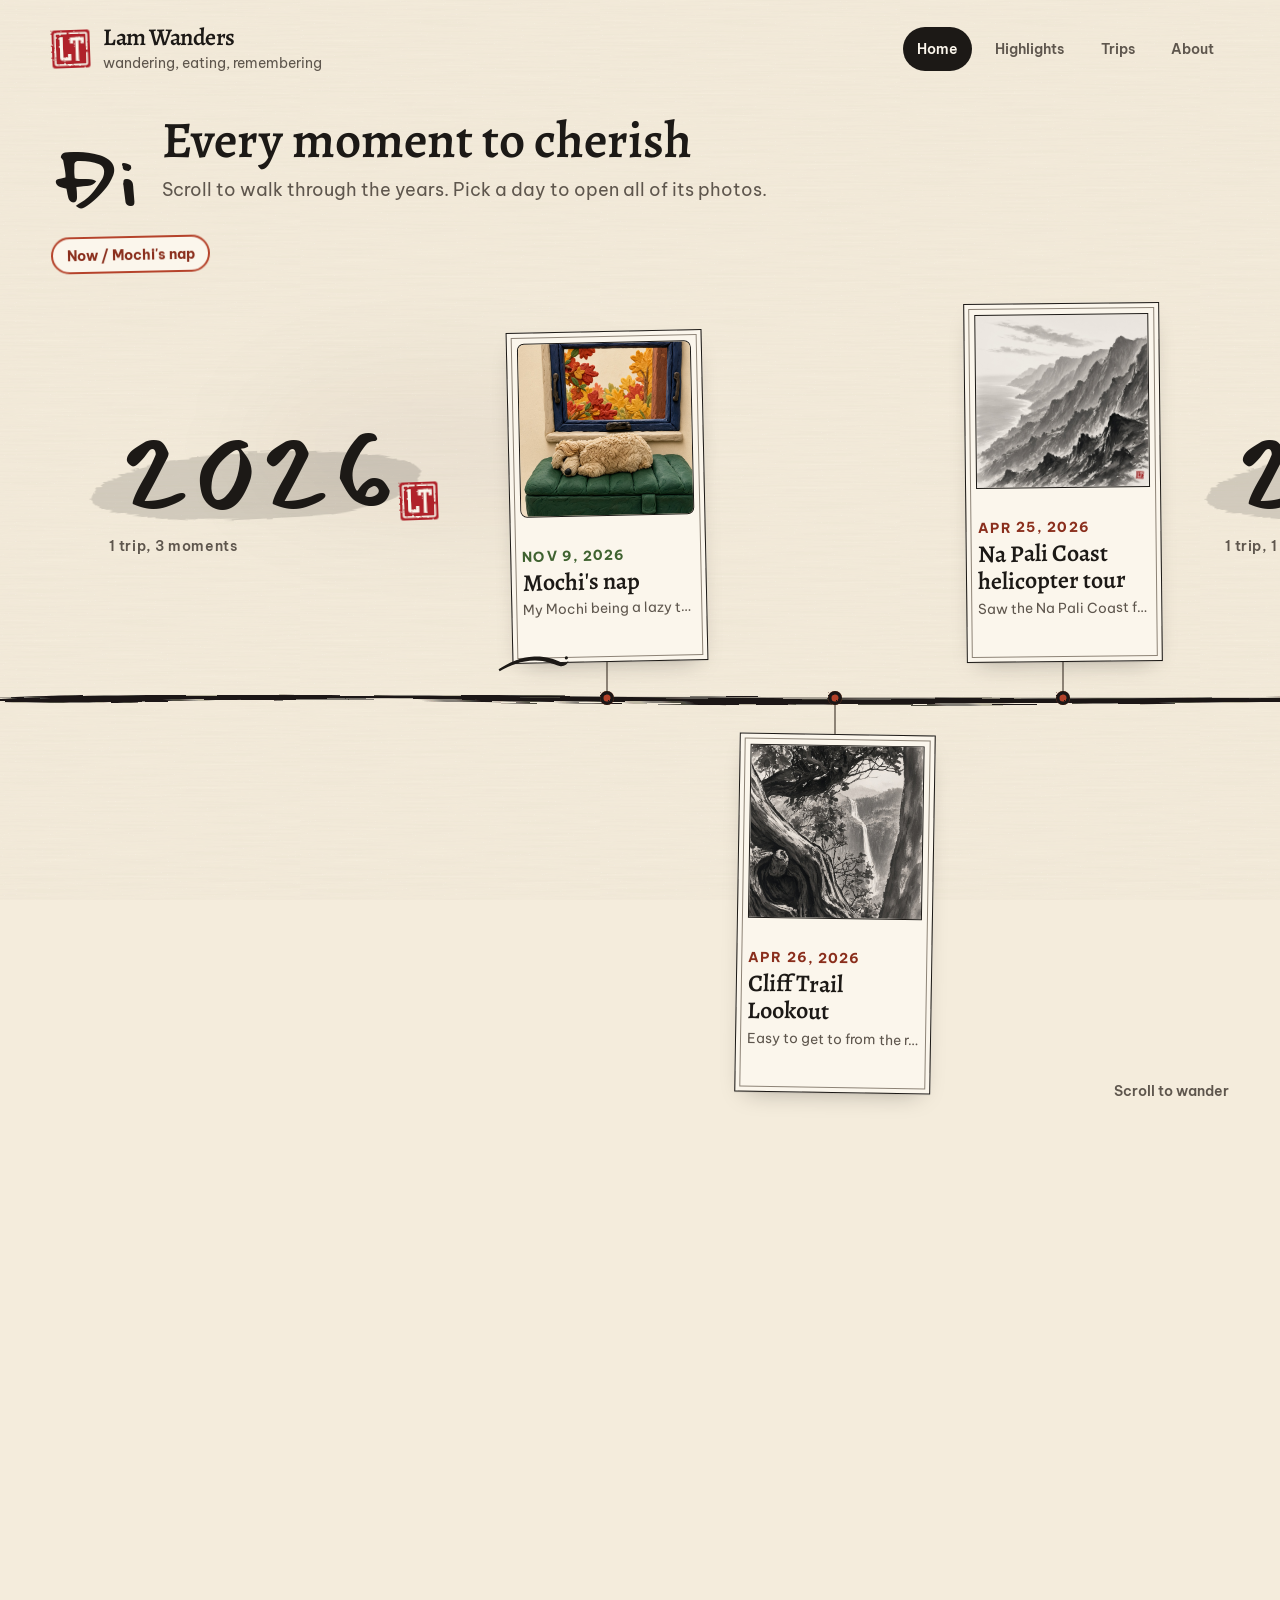
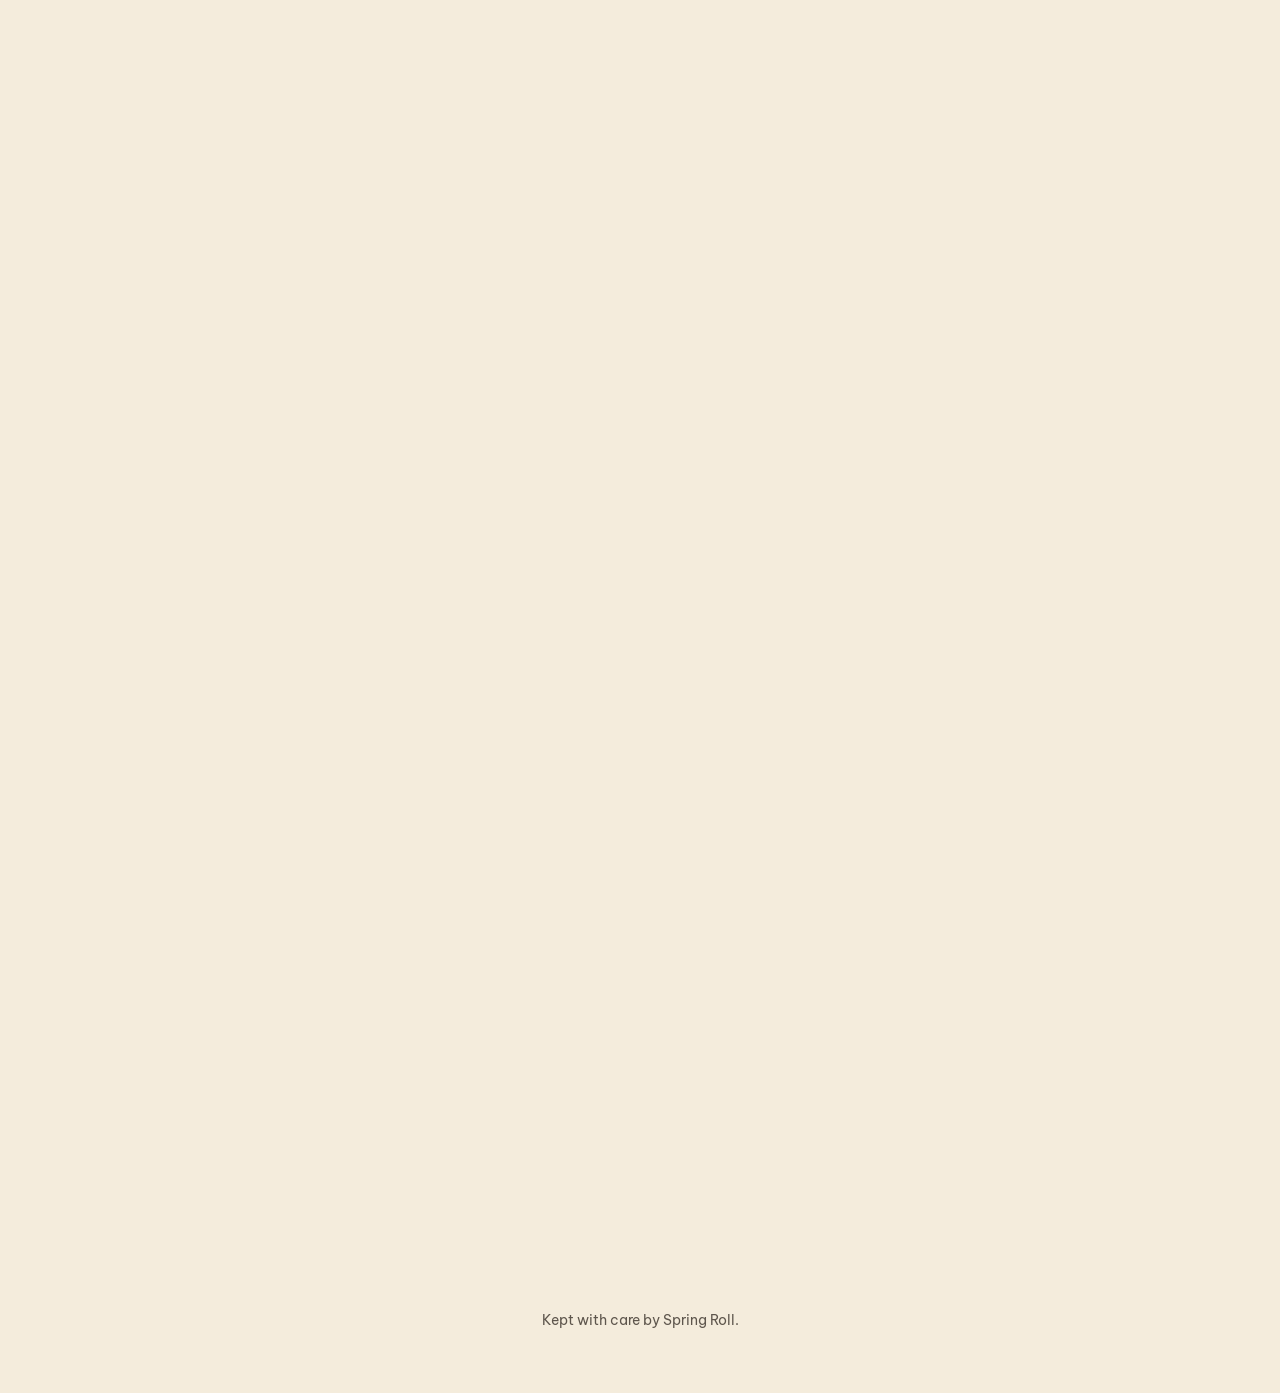
<file: index.html>
<!DOCTYPE html>
<html lang="en">
<head>
  <meta charset="utf-8">
  <meta name="viewport" content="width=device-width, initial-scale=1">
  <meta name="theme-color" content="#f4ecdc">
  <link rel="icon" href="favicon.svg" type="image/svg+xml">
  <script>
    (function () {
      var p = location.pathname;
      if (!p.endsWith("/") && !/\.[a-zA-Z0-9]+$/.test(p.split("/").pop() || "")) {
        location.replace(p + "/" + location.search + location.hash);
      }
    })();
  </script>
  <link rel="stylesheet" href="css/fonts.css">
  <link rel="stylesheet" href="css/style.css">
  <title>Lam Wanders</title>
  <meta name="description" content="Lam's diary of wandering, eating and remembering.">
</head>
<body data-page="home">
<svg width="0" height="0" style="position:absolute" aria-hidden="true" focusable="false">
  <defs>
    <filter id="deckle" x="-5%" y="-5%" width="110%" height="110%">
      <feTurbulence type="fractalNoise" baseFrequency="0.04" numOctaves="3" seed="7" result="t"/>
      <feDisplacementMap in="SourceGraphic" in2="t" scale="7" xChannelSelector="R" yChannelSelector="G"/>
    </filter>
    <filter id="rough-edge" x="-10%" y="-10%" width="120%" height="120%">
      <feTurbulence type="fractalNoise" baseFrequency="0.6" numOctaves="2" seed="3" result="t"/>
      <feDisplacementMap in="SourceGraphic" in2="t" scale="2.2"/>
    </filter>
    <filter id="ink-bleed" x="-2%" y="-40%" width="104%" height="180%">
      <feTurbulence type="fractalNoise" baseFrequency="0.02 0.4" numOctaves="3" seed="11" result="t"/>
      <feDisplacementMap in="SourceGraphic" in2="t" scale="6"/>
    </filter>
    <symbol id="seal-lt" viewBox="0 0 40 40">
      <rect x="1" y="1" width="38" height="38" rx="3" fill="#b0242a"/>
      <rect x="4.2" y="4.2" width="31.6" height="31.6" rx="1.2" fill="none" stroke="#fbf6ec" stroke-width="1.5"/>
      <g fill="none" stroke="#fbf6ec" stroke-width="3" stroke-linecap="square" stroke-linejoin="miter">
        <path d="M10.5 9.5 V28.2 Q10.5 30 12.3 30 H18.4 V26.6"/>
        <path d="M20.8 13 V10 H31.4 V13"/>
        <path d="M26.1 10 V30.4"/>
      </g>
      <rect x="16" y="3.2" width="2.4" height="2.2" fill="#b0242a"/>
      <rect x="34.6" y="21" width="2.2" height="2.6" fill="#b0242a"/>
    </symbol>
  </defs>
</svg>
  <div class="page page-home">
    <header class="site-header">
      <a class="brand" href="index.html">
        <span class="seal" aria-hidden="true"><svg viewBox="0 0 40 40"><use href="#seal-lt"/></svg></span>
        <span class="brand-text">
          <span class="title">Lam Wanders</span>
          <span class="tagline">wandering, eating, remembering</span>
        </span>
      </a>
      <nav class="site-nav" aria-label="Main">
        <a href="index.html" data-nav="home">Home</a>
        <a href="highlights.html" data-nav="highlights">Highlights</a>
        <a href="trips.html" data-nav="trips">Trips</a>
        <a href="about.html" data-nav="about">About</a>
      </nav>
    </header>

    <main>
      <section id="empty-state" class="empty-state">
        <div class="empty-card">
          <h1>The suitcase is still packed</h1>
          <p>No trips yet, first stop coming soon</p>
        </div>
      </section>
      <section id="home" hidden>
        <section class="timeline-intro">
          <span class="callig" lang="vi" aria-hidden="true">Đi</span>
          <h1>Every moment to cherish</h1>
          <p>Scroll to walk through the years. Pick a day to open all of its photos.</p>
        </section>
        <section class="timeline-scroller" id="timeline-scroller" aria-label="Timeline">
          <div class="timeline-sticky" id="timeline-sticky">
            <p class="check-in" id="check-in"></p>
            <div class="home-track" id="timeline-track">
              <div class="ink-layer" data-depth="0.15" aria-hidden="true">
                <span class="mist" style="left:8%;top:6%"></span>
                <span class="mist" style="left:46%;top:62%"></span>
                <span class="mist" style="left:78%;top:10%"></span>
              </div>
              <div class="brush-line" aria-hidden="true">
                <svg class="h" viewBox="0 0 1000 34" preserveAspectRatio="none" aria-hidden="true">
                  <path filter="url(#ink-bleed)" fill="currentColor" d="M0 18 C 40 12, 90 14, 160 15 S 300 20, 420 16 S 600 12, 720 17 S 900 21, 1000 15 L 1000 19 C 900 25, 820 22, 720 21 S 560 17, 420 21 S 260 25, 160 20 S 40 24, 0 21 Z"/>
                  <path fill="currentColor" opacity=".35" d="M0 16 C 200 14, 400 19, 600 15 S 860 13, 1000 17 L1000 17.6 C 860 15, 600 17, 400 20.4 S 200 16, 0 17.2 Z"/>
                </svg>
                <svg class="v" style="display:none" viewBox="0 0 28 2000" preserveAspectRatio="none" aria-hidden="true">
                  <defs>
                    <filter id="ink-soft-v" x="-40%" y="-1%" width="180%" height="102%">
                      <feGaussianBlur stdDeviation="0.4 0.12"/>
                    </filter>
                  </defs>
                  <path filter="url(#ink-soft-v)" fill="currentColor" d="M12.6 0 C 11.8 220, 15.4 440, 13.4 700 S 11.6 1180, 13.8 1540 S 15.2 1820, 13 2000 L 16.4 2000 C 18.2 1820, 16.8 1540, 16.6 1180 S 16.6 440, 16.2 0 Z"/>
                  <path fill="currentColor" opacity=".28" d="M13.4 0 C 12.8 260, 14.8 520, 13.8 860 S 12.8 1400, 14.2 2000 L 15.4 2000 C 14.2 1400, 15 860, 15 520 S 14.8 260, 15.2 0 Z"/>
                </svg>
              </div>
            </div>
            <span class="scroll-hint" aria-hidden="true">Scroll to wander</span>
          </div>
        </section>
        <nav class="year-jump" id="year-jump" aria-label="Jump to year" hidden></nav>
      </section>
    </main>
    <footer class="site-footer">
      <p>Kept with care by Spring Roll.</p>
    </footer>
  </div>
  <script src="js/common.js"></script>
  <script src="js/timeline.js"></script>
  <script src="js/index.js"></script>
</body>
</html>
</file>
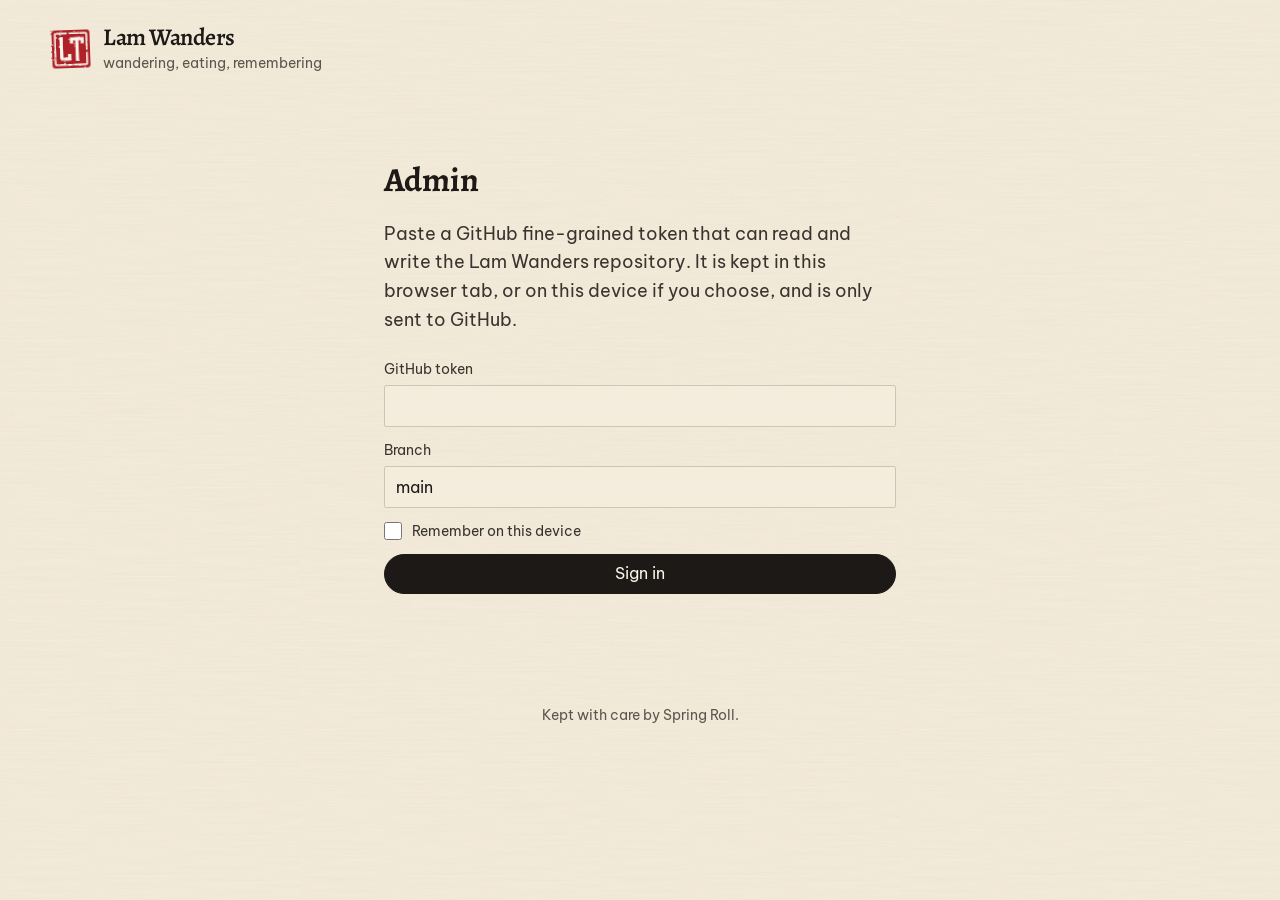
<file: admin/index.html>
<!DOCTYPE html>
<html lang="en">
<head>
  <meta charset="utf-8">
  <meta name="viewport" content="width=device-width, initial-scale=1">
  <meta name="theme-color" content="#f4ecdc">
  <meta name="robots" content="noindex">
  <meta http-equiv="Content-Security-Policy" content="default-src 'self'; connect-src 'self' https://api.github.com; img-src 'self' blob: data:; style-src 'self'; script-src 'self'; font-src 'self'; base-uri 'self'; form-action 'self'">
  <link rel="icon" href="../favicon.svg" type="image/svg+xml">
  <link rel="stylesheet" href="../css/fonts.css">
  <link rel="stylesheet" href="../css/style.css">
  <link rel="stylesheet" href="admin.css">
  <title>Admin — Lam Wanders</title>
</head>
<body data-page="admin">
<svg class="admin-defs" width="0" height="0" aria-hidden="true" focusable="false">
  <defs>
    <filter id="rough-edge" x="-10%" y="-10%" width="120%" height="120%">
      <feTurbulence type="fractalNoise" baseFrequency="0.6" numOctaves="2" seed="3" result="t"/>
      <feDisplacementMap in="SourceGraphic" in2="t" scale="2.2"/>
    </filter>
    <symbol id="seal-lt" viewBox="0 0 40 40">
      <rect x="1" y="1" width="38" height="38" rx="3" fill="#b0242a"/>
      <rect x="4.2" y="4.2" width="31.6" height="31.6" rx="1.2" fill="none" stroke="#fbf6ec" stroke-width="1.5"/>
      <g fill="none" stroke="#fbf6ec" stroke-width="3" stroke-linecap="square" stroke-linejoin="miter">
        <path d="M10.5 9.5 V28.2 Q10.5 30 12.3 30 H18.4 V26.6"/>
        <path d="M20.8 13 V10 H31.4 V13"/>
        <path d="M26.1 10 V30.4"/>
      </g>
      <rect x="16" y="3.2" width="2.4" height="2.2" fill="#b0242a"/>
      <rect x="34.6" y="21" width="2.2" height="2.6" fill="#b0242a"/>
    </symbol>
  </defs>
</svg>
  <div class="page">
    <header class="site-header">
      <a class="brand" href="../index.html">
        <span class="seal" aria-hidden="true"><svg viewBox="0 0 40 40"><use href="#seal-lt"/></svg></span>
        <span class="brand-text">
          <span class="title">Lam Wanders</span>
          <span class="tagline">wandering, eating, remembering</span>
        </span>
      </a>
      <div class="admin-actions" id="signed-in-actions" hidden>
        <a class="admin-text-link" href="../index.html">View site</a>
        <button type="button" class="admin-btn admin-btn-quiet" id="sign-out">Sign out</button>
      </div>
    </header>

    <main>
      <section id="sign-in" class="admin-signin">
        <h1>Admin</h1>
        <p>Paste a GitHub fine-grained token that can read and write the Lam Wanders repository. It is kept in this browser tab, or on this device if you choose, and is only sent to GitHub.</p>
        <form id="sign-in-form" class="admin-form" autocomplete="off">
          <label>
            <span>GitHub token</span>
            <input type="password" id="token-input" name="token" autocomplete="off" spellcheck="false" required>
          </label>
          <label>
            <span>Branch</span>
            <input type="text" id="branch-input" name="branch" value="main" spellcheck="false" autocapitalize="off">
          </label>
          <label class="admin-check">
            <input type="checkbox" id="remember-input" name="remember">
            <span>Remember on this device</span>
          </label>
          <button type="submit" class="admin-btn admin-btn-primary">Sign in</button>
        </form>
        <p class="admin-msg admin-msg-error" id="sign-in-error" hidden></p>
      </section>

      <section id="editor" hidden>
        <p class="admin-kicker">Editing <span id="repo-label"></span></p>
        <div class="admin-banner" id="banner" hidden></div>
        <div class="admin-grid">
          <aside class="admin-side">
            <div class="admin-card">
              <div class="admin-card-head">
                <h2>Trips</h2>
                <button type="button" class="admin-btn" id="new-trip">New trip</button>
              </div>
              <div id="trip-nav" class="trip-nav"></div>
            </div>
            <div class="admin-card">
              <div class="admin-card-head">
                <h2>Year summaries</h2>
                <button type="button" class="admin-btn" id="new-year">Add year</button>
              </div>
              <div id="years-editor"></div>
            </div>
            <div class="admin-card" id="about-card">
              <h2>About</h2>
              <div id="about-editor"></div>
            </div>
          </aside>
          <div class="admin-detail admin-card" id="detail">
            <p class="admin-hint">Pick a trip or entry, or add a new one.</p>
          </div>
        </div>
        <div class="admin-savebar">
          <button type="button" class="admin-btn admin-btn-primary" id="save-btn" disabled>Save changes</button>
          <p class="admin-msg" id="save-status"></p>
        </div>
      </section>
    </main>

    <footer class="site-footer">
      <p>Kept with care by Spring Roll.</p>
    </footer>
  </div>
  <script src="admin.js"></script>
</body>
</html>
</file>
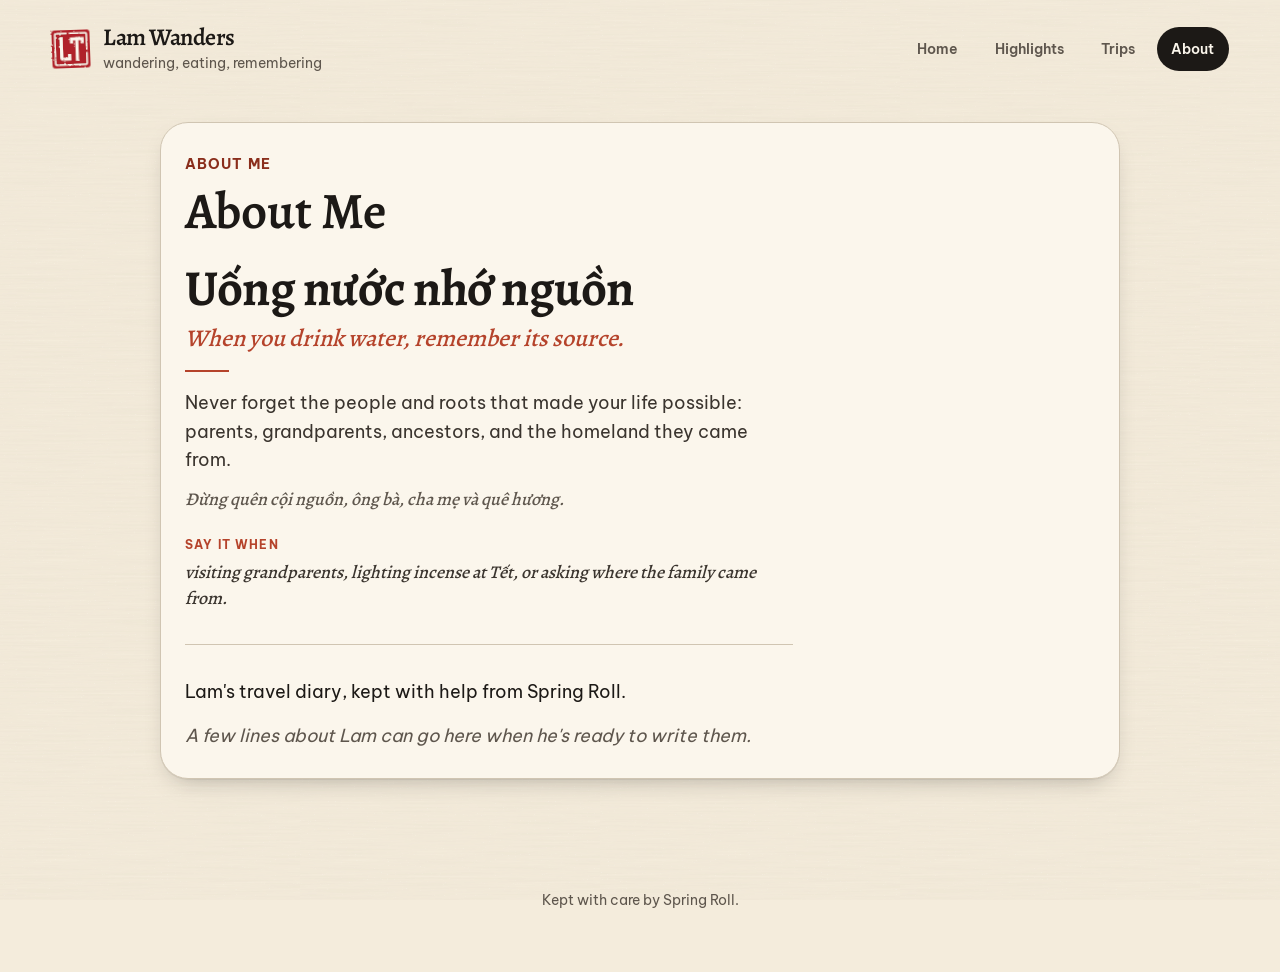
<file: about.html>
<!DOCTYPE html>
<html lang="en">
<head>
  <meta charset="utf-8">
  <meta name="viewport" content="width=device-width, initial-scale=1">
  <meta name="theme-color" content="#f4ecdc">
  <link rel="icon" href="favicon.svg" type="image/svg+xml">
  <script>
    (function () {
      var p = location.pathname;
      if (!p.endsWith("/") && !/\.[a-zA-Z0-9]+$/.test(p.split("/").pop() || "")) {
        location.replace(p + "/" + location.search + location.hash);
      }
    })();
  </script>
  <link rel="stylesheet" href="css/fonts.css">
  <link rel="stylesheet" href="css/style.css">
  <title>About — Lam Wanders</title>
  <meta name="description" content="About Lam's diary of wandering, eating and remembering.">

</head>
<body data-page="about">
<svg width="0" height="0" style="position:absolute" aria-hidden="true" focusable="false">
  <defs>
    <filter id="deckle" x="-5%" y="-5%" width="110%" height="110%">
      <feTurbulence type="fractalNoise" baseFrequency="0.04" numOctaves="3" seed="7" result="t"/>
      <feDisplacementMap in="SourceGraphic" in2="t" scale="7" xChannelSelector="R" yChannelSelector="G"/>
    </filter>
    <filter id="rough-edge" x="-10%" y="-10%" width="120%" height="120%">
      <feTurbulence type="fractalNoise" baseFrequency="0.6" numOctaves="2" seed="3" result="t"/>
      <feDisplacementMap in="SourceGraphic" in2="t" scale="2.2"/>
    </filter>
    <filter id="ink-bleed" x="-2%" y="-40%" width="104%" height="180%">
      <feTurbulence type="fractalNoise" baseFrequency="0.02 0.4" numOctaves="3" seed="11" result="t"/>
      <feDisplacementMap in="SourceGraphic" in2="t" scale="6"/>
    </filter>
    <symbol id="seal-lt" viewBox="0 0 40 40">
      <rect x="1" y="1" width="38" height="38" rx="3" fill="#b0242a"/>
      <rect x="4.2" y="4.2" width="31.6" height="31.6" rx="1.2" fill="none" stroke="#fbf6ec" stroke-width="1.5"/>
      <g fill="none" stroke="#fbf6ec" stroke-width="3" stroke-linecap="square" stroke-linejoin="miter">
        <path d="M10.5 9.5 V28.2 Q10.5 30 12.3 30 H18.4 V26.6"/>
        <path d="M20.8 13 V10 H31.4 V13"/>
        <path d="M26.1 10 V30.4"/>
      </g>
      <rect x="16" y="3.2" width="2.4" height="2.2" fill="#b0242a"/>
      <rect x="34.6" y="21" width="2.2" height="2.6" fill="#b0242a"/>
    </symbol>
  </defs>
</svg>
  <div class="page">
    <header class="site-header">
      <a class="brand" href="index.html">
        <span class="seal" aria-hidden="true"><svg viewBox="0 0 40 40"><use href="#seal-lt"/></svg></span>
        <span class="brand-text">
          <span class="title">Lam Wanders</span>
          <span class="tagline">wandering, eating, remembering</span>
        </span>
      </a>
      <nav class="site-nav" aria-label="Main">
        <a href="index.html" data-nav="home">Home</a>
        <a href="highlights.html" data-nav="highlights">Highlights</a>
        <a href="trips.html" data-nav="trips">Trips</a>
        <a href="about.html" data-nav="about">About</a>
      </nav>
    </header>

    <main>
      <article class="about-card">
        <header class="page-hero">
          <p class="eyebrow">About Me</p>
          <h1 id="about-title">About Me</h1>
        </header>
        <section class="proverb" aria-label="Vietnamese proverb">
          <p class="proverb-title" lang="vi">Uống nước nhớ nguồn</p>
          <p class="proverb-en">When you drink water, remember its source.</p>
          <div class="proverb-rule" aria-hidden="true"></div>
          <p class="proverb-meaning">Never forget the people and roots that made your life possible: parents, grandparents, ancestors, and the homeland they came from.</p>
          <p class="proverb-vi" lang="vi">Đừng quên cội nguồn, ông bà, cha mẹ và quê hương.</p>
          <p class="proverb-when-label">Say it when</p>
          <p class="proverb-when">visiting grandparents, lighting incense at Tết, or asking where the family came from.</p>
        </section>
        <p class="about-intro" id="about-intro">Lam's travel diary, kept with help from Spring Roll.</p>
        <div class="about-body is-placeholder" id="about-body">
          <p>A few lines about Lam can go here when he's ready to write them.</p>
        </div>
      </article>

    </main>
    <footer class="site-footer">
      <p>Kept with care by Spring Roll.</p>
    </footer>

  </div>
  <script src="js/common.js"></script>
  <script src="js/about.js"></script>
</body>
</html>
</file>
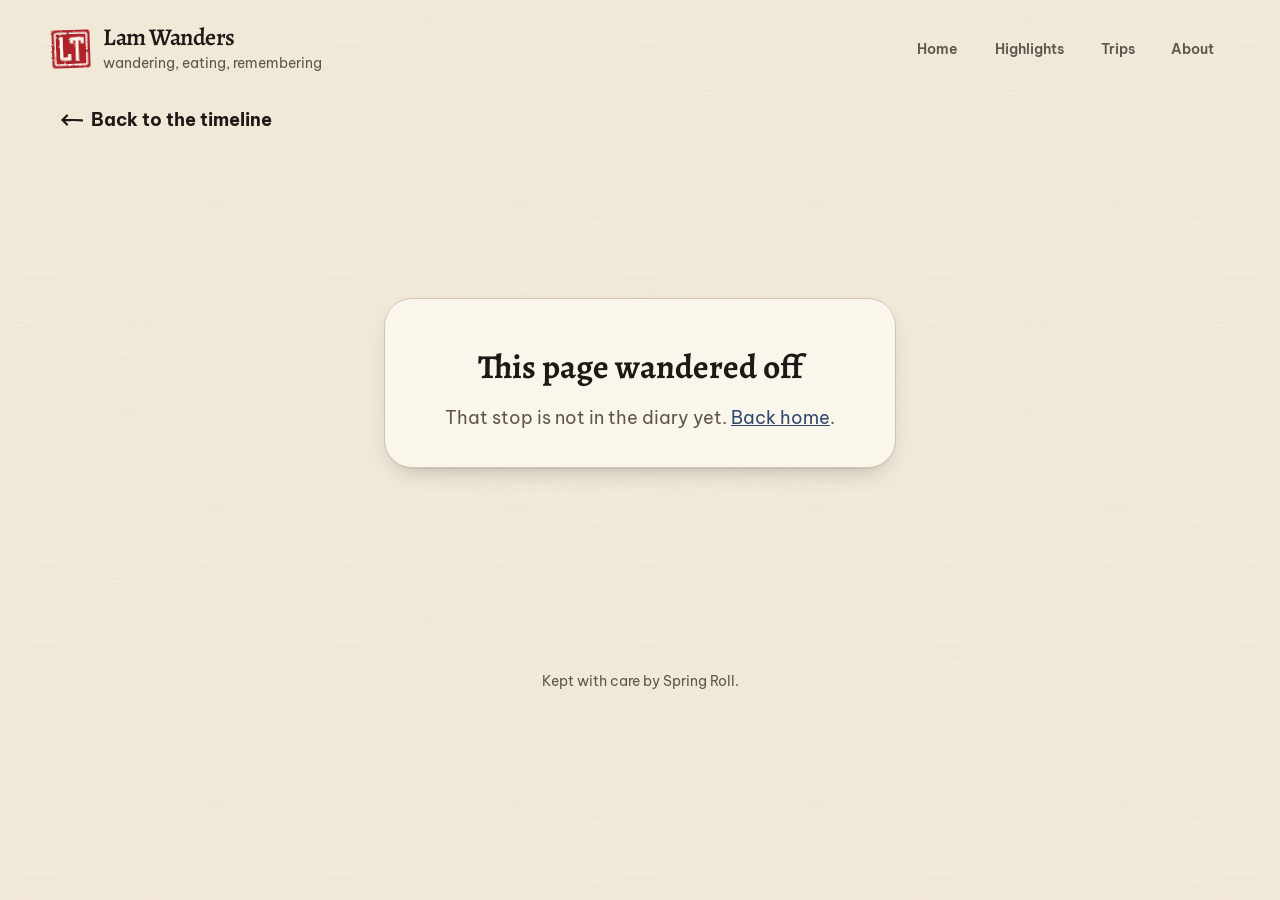
<file: entry.html>
<!DOCTYPE html>
<html lang="en">
<head>
  <meta charset="utf-8">
  <meta name="viewport" content="width=device-width, initial-scale=1">
  <meta name="theme-color" content="#f4ecdc">
  <link rel="icon" href="favicon.svg" type="image/svg+xml">
  <script>
    (function () {
      var p = location.pathname;
      if (!p.endsWith("/") && !/\.[a-zA-Z0-9]+$/.test(p.split("/").pop() || "")) {
        location.replace(p + "/" + location.search + location.hash);
      }
    })();
  </script>
  <link rel="stylesheet" href="css/fonts.css">
  <link rel="stylesheet" href="css/style.css">
  <link rel="stylesheet" href="vendor/leaflet/leaflet.css">
  <title>Entry — Lam Wanders</title>
  <meta name="description" content="A stop in Lam's diary of wandering, eating and remembering.">
</head>
<body data-page="entry">
<svg width="0" height="0" style="position:absolute" aria-hidden="true" focusable="false">
  <defs>
    <filter id="deckle" x="-5%" y="-5%" width="110%" height="110%">
      <feTurbulence type="fractalNoise" baseFrequency="0.04" numOctaves="3" seed="7" result="t"/>
      <feDisplacementMap in="SourceGraphic" in2="t" scale="7" xChannelSelector="R" yChannelSelector="G"/>
    </filter>
    <filter id="rough-edge" x="-10%" y="-10%" width="120%" height="120%">
      <feTurbulence type="fractalNoise" baseFrequency="0.6" numOctaves="2" seed="3" result="t"/>
      <feDisplacementMap in="SourceGraphic" in2="t" scale="2.2"/>
    </filter>
    <filter id="ink-bleed" x="-2%" y="-40%" width="104%" height="180%">
      <feTurbulence type="fractalNoise" baseFrequency="0.02 0.4" numOctaves="3" seed="11" result="t"/>
      <feDisplacementMap in="SourceGraphic" in2="t" scale="6"/>
    </filter>
    <symbol id="seal-lt" viewBox="0 0 40 40">
      <rect x="1" y="1" width="38" height="38" rx="3" fill="#b0242a"/>
      <rect x="4.2" y="4.2" width="31.6" height="31.6" rx="1.2" fill="none" stroke="#fbf6ec" stroke-width="1.5"/>
      <g fill="none" stroke="#fbf6ec" stroke-width="3" stroke-linecap="square" stroke-linejoin="miter">
        <path d="M10.5 9.5 V28.2 Q10.5 30 12.3 30 H18.4 V26.6"/>
        <path d="M20.8 13 V10 H31.4 V13"/>
        <path d="M26.1 10 V30.4"/>
      </g>
      <rect x="16" y="3.2" width="2.4" height="2.2" fill="#b0242a"/>
      <rect x="34.6" y="21" width="2.2" height="2.6" fill="#b0242a"/>
    </symbol>
  </defs>
</svg>
  <div class="page">
    <header class="site-header">
      <a class="brand" href="index.html">
        <span class="seal" aria-hidden="true"><svg viewBox="0 0 40 40"><use href="#seal-lt"/></svg></span>
        <span class="brand-text">
          <span class="title">Lam Wanders</span>
          <span class="tagline">wandering, eating, remembering</span>
        </span>
      </a>
      <nav class="site-nav" aria-label="Main">
        <a href="index.html" data-nav="home">Home</a>
        <a href="highlights.html" data-nav="highlights">Highlights</a>
        <a href="trips.html" data-nav="trips">Trips</a>
        <a href="about.html" data-nav="about">About</a>
      </nav>
    </header>

    <main>
      <p class="back" id="entry-back">
        <a href="index.html"><svg viewBox="0 0 22 12" aria-hidden="true"><path d="M21 6.4C15 5.6 8 6.2 2 6.1M6 1.5 1.5 6 6 10.5" fill="none" stroke="currentColor" stroke-width="2.2" stroke-linecap="round"/></svg>Back to the timeline</a>
      </p>
      <section id="entry-missing" class="empty-state" hidden>
        <div class="empty-card">
          <h1>This page wandered off</h1>
          <p>That stop is not in the diary yet. <a href="index.html">Back home</a>.</p>
        </div>
      </section>
      <article id="entry" hidden>
        <header class="entry-hero">
          <div>
            <p class="eyebrow" id="entry-date"></p>
            <h1 id="entry-title"></h1>
            <p class="entry-summary" id="entry-summary" hidden></p>
            <div class="entry-meta" id="entry-meta"></div>
            <p class="entry-trip" id="entry-trip" hidden></p>
          </div>
          <span class="accent">
            <span class="callig" lang="vi" aria-hidden="true">Nhớ</span>
            <span class="seal" aria-hidden="true"><svg viewBox="0 0 40 40"><use href="#seal-lt"/></svg></span>
          </span>
        </header>
        <svg class="hero-stroke" viewBox="0 0 1000 18" preserveAspectRatio="none" aria-hidden="true"><path fill="currentColor" d="M0 9 C 200 6, 420 8, 640 9 S 900 11, 1000 8 L 1000 10 C 880 13, 640 12, 420 11 S 160 12, 0 11 Z"/></svg>
        <section class="photos" id="gallery" aria-label="Photos from this day"></section>
        <p class="entry-text" id="entry-text" hidden></p>
        <section class="map-wrap" id="map-wrap" hidden>
          <h2 class="map-heading">On the map</h2>
          <div id="map" class="map" role="img" aria-label="Map of this stop"></div>
        </section>
      </article>
    </main>
    <dialog class="lightbox" aria-label="Original photo">
      <div class="lightbox-inner">
        <button class="lb-btn lb-close" type="button" aria-label="Close">&#215;</button>
        <img alt="">
        <p class="lb-cap"></p>
      </div>
    </dialog>
    <footer class="site-footer">
      <p>Kept with care by Spring Roll.</p>
    </footer>
  </div>
  <script src="vendor/leaflet/leaflet.js"></script>
  <script src="js/common.js"></script>
  <script src="js/lightbox.js"></script>
  <script src="js/entry.js"></script>
</body>
</html>
</file>
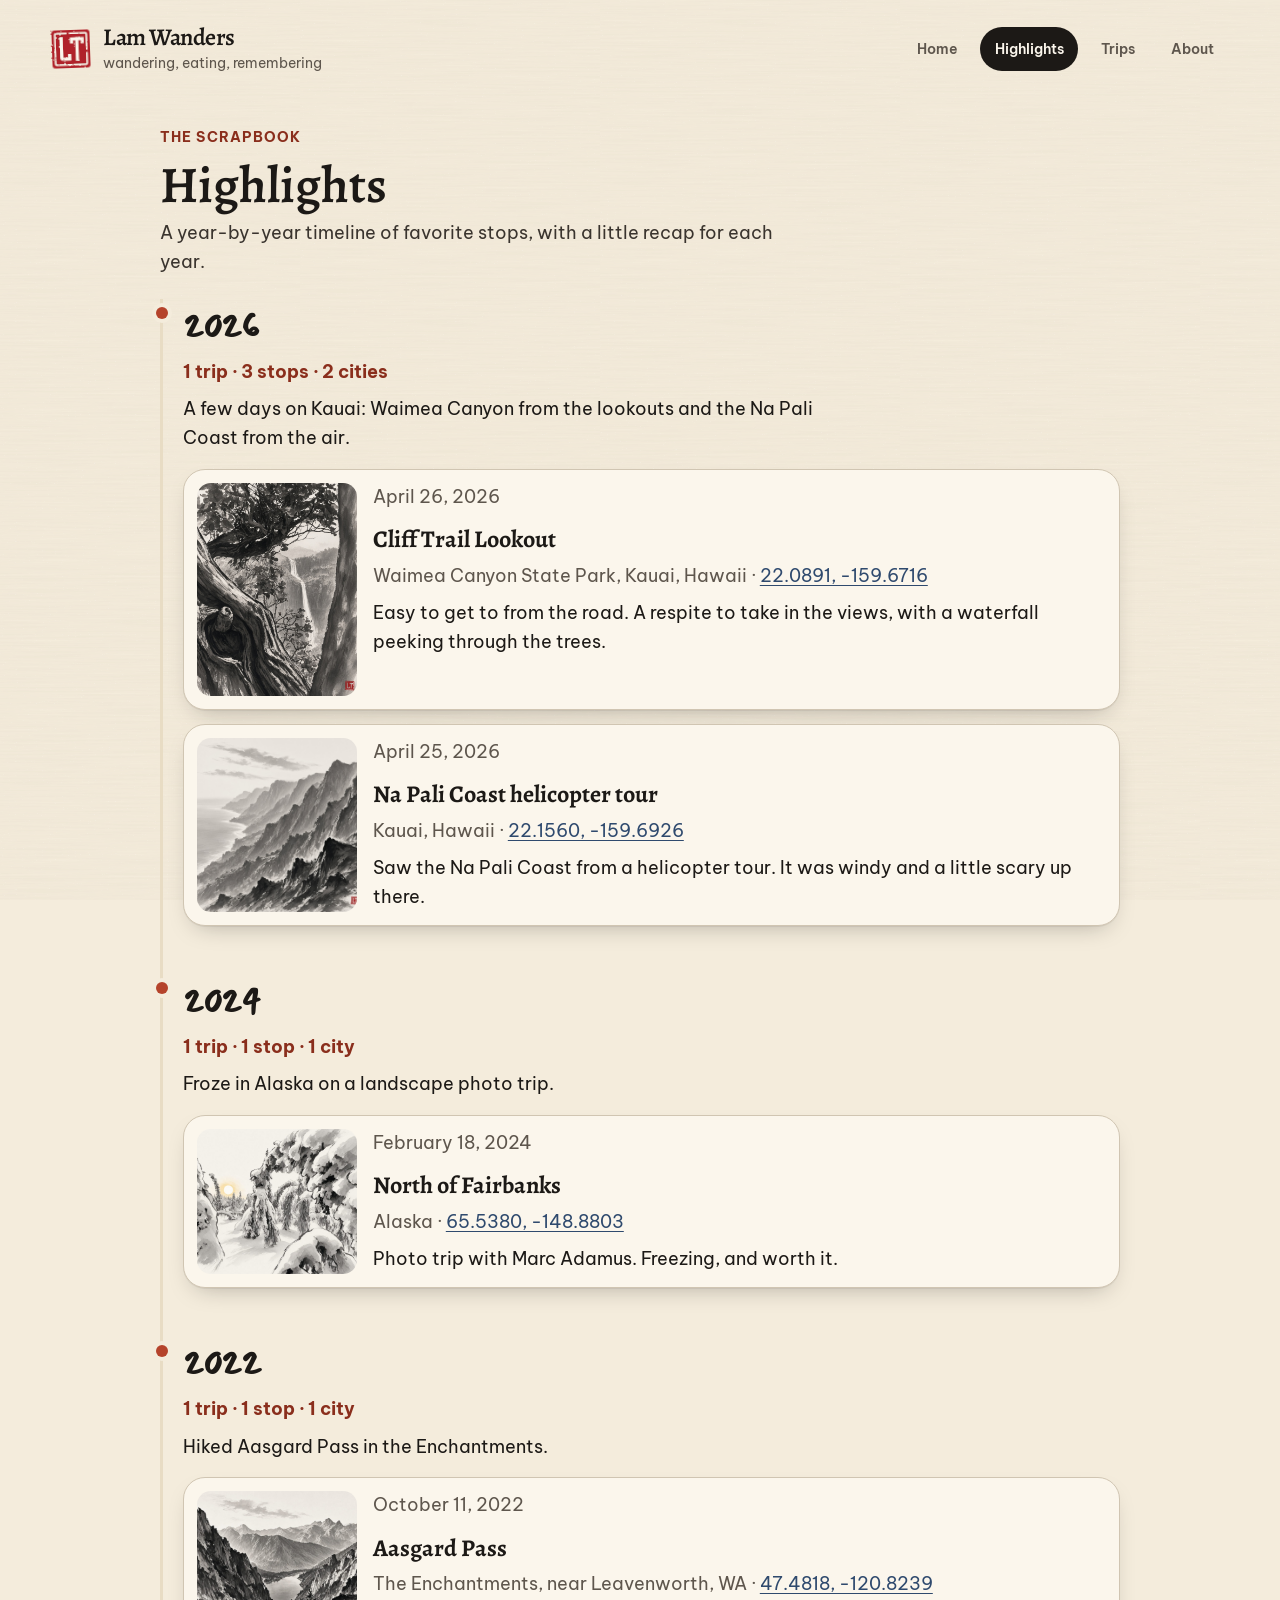
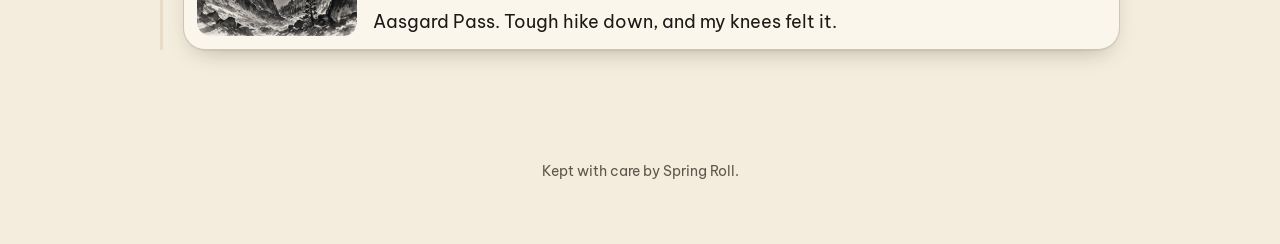
<file: highlights.html>
<!DOCTYPE html>
<html lang="en">
<head>
  <meta charset="utf-8">
  <meta name="viewport" content="width=device-width, initial-scale=1">
  <meta name="theme-color" content="#f4ecdc">
  <link rel="icon" href="favicon.svg" type="image/svg+xml">
  <script>
    (function () {
      var p = location.pathname;
      if (!p.endsWith("/") && !/\.[a-zA-Z0-9]+$/.test(p.split("/").pop() || "")) {
        location.replace(p + "/" + location.search + location.hash);
      }
    })();
  </script>
  <link rel="stylesheet" href="css/fonts.css">
  <link rel="stylesheet" href="css/style.css">
  <title>Highlights — Lam Wanders</title>
  <meta name="description" content="Yearly highlights from Lam's diary of wandering, eating and remembering.">

</head>
<body data-page="highlights">
<svg width="0" height="0" style="position:absolute" aria-hidden="true" focusable="false">
  <defs>
    <filter id="deckle" x="-5%" y="-5%" width="110%" height="110%">
      <feTurbulence type="fractalNoise" baseFrequency="0.04" numOctaves="3" seed="7" result="t"/>
      <feDisplacementMap in="SourceGraphic" in2="t" scale="7" xChannelSelector="R" yChannelSelector="G"/>
    </filter>
    <filter id="rough-edge" x="-10%" y="-10%" width="120%" height="120%">
      <feTurbulence type="fractalNoise" baseFrequency="0.6" numOctaves="2" seed="3" result="t"/>
      <feDisplacementMap in="SourceGraphic" in2="t" scale="2.2"/>
    </filter>
    <filter id="ink-bleed" x="-2%" y="-40%" width="104%" height="180%">
      <feTurbulence type="fractalNoise" baseFrequency="0.02 0.4" numOctaves="3" seed="11" result="t"/>
      <feDisplacementMap in="SourceGraphic" in2="t" scale="6"/>
    </filter>
    <symbol id="seal-lt" viewBox="0 0 40 40">
      <rect x="1" y="1" width="38" height="38" rx="3" fill="#b0242a"/>
      <rect x="4.2" y="4.2" width="31.6" height="31.6" rx="1.2" fill="none" stroke="#fbf6ec" stroke-width="1.5"/>
      <g fill="none" stroke="#fbf6ec" stroke-width="3" stroke-linecap="square" stroke-linejoin="miter">
        <path d="M10.5 9.5 V28.2 Q10.5 30 12.3 30 H18.4 V26.6"/>
        <path d="M20.8 13 V10 H31.4 V13"/>
        <path d="M26.1 10 V30.4"/>
      </g>
      <rect x="16" y="3.2" width="2.4" height="2.2" fill="#b0242a"/>
      <rect x="34.6" y="21" width="2.2" height="2.6" fill="#b0242a"/>
    </symbol>
  </defs>
</svg>
  <div class="page">
    <header class="site-header">
      <a class="brand" href="index.html">
        <span class="seal" aria-hidden="true"><svg viewBox="0 0 40 40"><use href="#seal-lt"/></svg></span>
        <span class="brand-text">
          <span class="title">Lam Wanders</span>
          <span class="tagline">wandering, eating, remembering</span>
        </span>
      </a>
      <nav class="site-nav" aria-label="Main">
        <a href="index.html" data-nav="home">Home</a>
        <a href="highlights.html" data-nav="highlights">Highlights</a>
        <a href="trips.html" data-nav="trips">Trips</a>
        <a href="about.html" data-nav="about">About</a>
      </nav>
    </header>

    <main>
      <section id="empty-state" class="empty-state">
        <div class="empty-card">
          <svg class="mascot" viewBox="0 0 120 120" xmlns="http://www.w3.org/2000/svg" aria-hidden="true">
  <ellipse cx="60" cy="104" rx="32" ry="7" fill="#e4d5c3"/>
  <rect x="78" y="70" width="26" height="22" rx="4" fill="#8b5e3c"/>
  <rect x="82" y="64" width="18" height="8" rx="3" fill="#c45c3e"/>
  <rect x="86" y="76" width="10" height="7" rx="1.5" fill="#e8b86d"/>
  <path d="M18 62c6-32 78-32 84 0-6 28-78 28-84 0z" fill="#d4893a"/>
  <path d="M24 60c5-22 67-22 72 0-5 18-67 18-72 0z" fill="#e4a04a"/>
  <path d="M30 58c4-12 56-12 60 0" fill="none" stroke="#f6e2b8" stroke-width="3" stroke-linecap="round"/>
  <path d="M36 50c8-16 40-16 48 2" fill="none" stroke="#c45c3e" stroke-width="2.2" stroke-linecap="round" opacity=".55"/>
  <circle cx="48" cy="58" r="4.2" fill="#2f241c"/>
  <circle cx="72" cy="58" r="4.2" fill="#2f241c"/>
  <circle cx="49.3" cy="56.6" r="1.3" fill="#fffaf3"/>
  <circle cx="73.3" cy="56.6" r="1.3" fill="#fffaf3"/>
  <path d="M54 66c4 5 12 5 16 0" fill="none" stroke="#2f241c" stroke-width="2.2" stroke-linecap="round"/>
  <path d="M28 64c-6 2-10 8-8 12 3 2 8-1 10-6" fill="#6b8f71"/>
  <circle cx="92" cy="44" r="10" fill="#7ea8b0"/>
  <circle cx="92" cy="44" r="5.5" fill="#f6efe4"/>
  <path d="M92 30v4M92 54v4M78 44h4M102 44h4" stroke="#5a4638" stroke-width="2" stroke-linecap="round"/>
</svg>

          <h1>No highlights yet</h1>
          <p>Favorite stops will line up here, year by year.</p>
        </div>
      </section>
      <section id="highlights" hidden>
        <header class="page-hero">
          <p class="eyebrow">The scrapbook</p>
          <h1>Highlights</h1>
          <p class="page-lead">A year-by-year timeline of favorite stops, with a little recap for each year.</p>
        </header>
        <div class="highlights-timeline" id="timeline"></div>
      </section>

    </main>
    <footer class="site-footer">
      <p>Kept with care by Spring Roll.</p>
    </footer>

  </div>
  <script src="js/common.js"></script>
  <script src="js/highlights.js"></script>
</body>
</html>
</file>
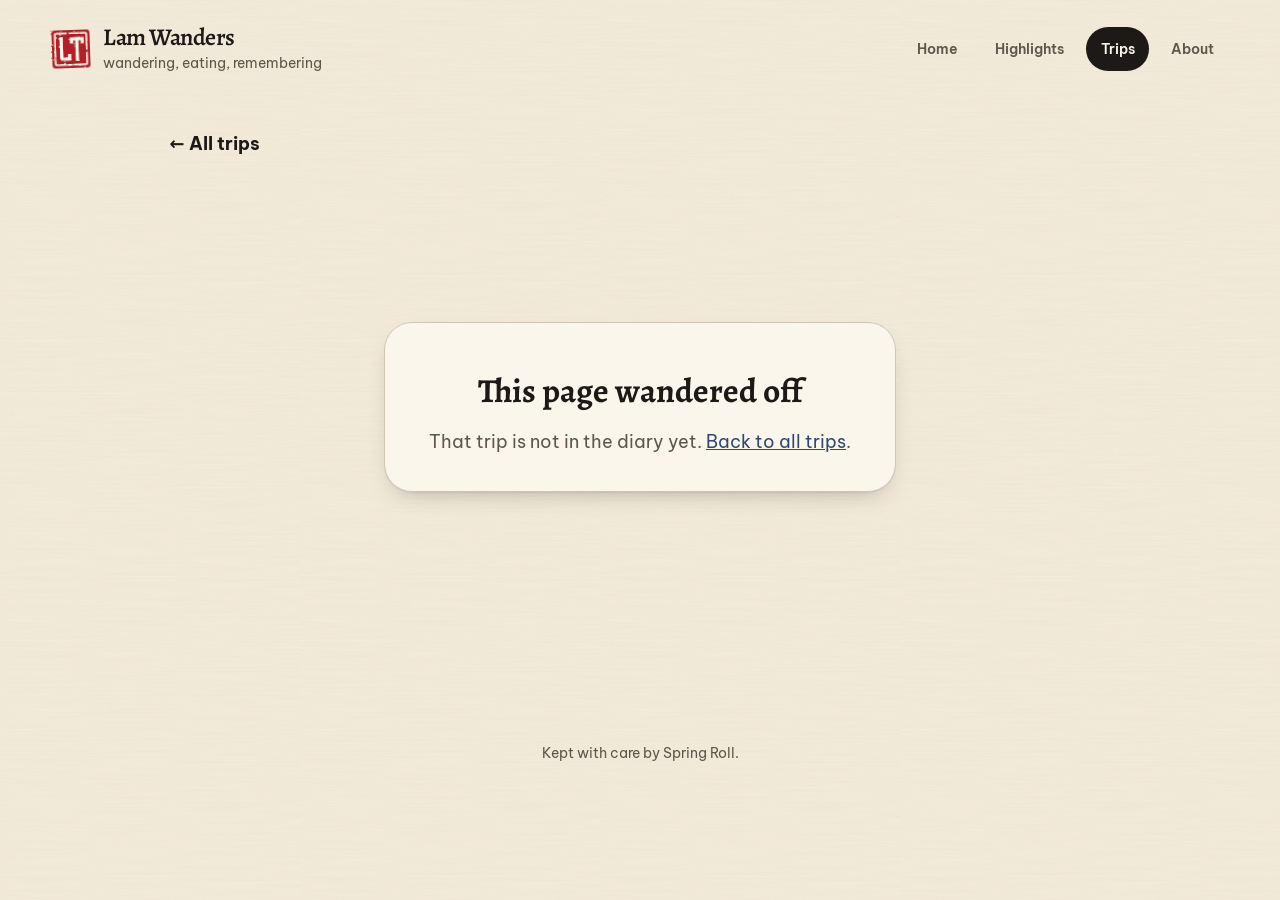
<file: trip.html>
<!DOCTYPE html>
<html lang="en">
<head>
  <meta charset="utf-8">
  <meta name="viewport" content="width=device-width, initial-scale=1">
  <meta name="theme-color" content="#f4ecdc">
  <link rel="icon" href="favicon.svg" type="image/svg+xml">
  <script>
    (function () {
      var p = location.pathname;
      if (!p.endsWith("/") && !/\.[a-zA-Z0-9]+$/.test(p.split("/").pop() || "")) {
        location.replace(p + "/" + location.search + location.hash);
      }
    })();
  </script>
  <link rel="stylesheet" href="css/fonts.css">
  <link rel="stylesheet" href="css/style.css">
  <title>Trip — Lam Wanders</title>
  <meta name="description" content="A trip in Lam's diary of wandering, eating and remembering.">
  <link rel="stylesheet" href="vendor/leaflet/leaflet.css">

</head>
<body data-page="trips">
<svg width="0" height="0" style="position:absolute" aria-hidden="true" focusable="false">
  <defs>
    <filter id="deckle" x="-5%" y="-5%" width="110%" height="110%">
      <feTurbulence type="fractalNoise" baseFrequency="0.04" numOctaves="3" seed="7" result="t"/>
      <feDisplacementMap in="SourceGraphic" in2="t" scale="7" xChannelSelector="R" yChannelSelector="G"/>
    </filter>
    <filter id="rough-edge" x="-10%" y="-10%" width="120%" height="120%">
      <feTurbulence type="fractalNoise" baseFrequency="0.6" numOctaves="2" seed="3" result="t"/>
      <feDisplacementMap in="SourceGraphic" in2="t" scale="2.2"/>
    </filter>
    <filter id="ink-bleed" x="-2%" y="-40%" width="104%" height="180%">
      <feTurbulence type="fractalNoise" baseFrequency="0.02 0.4" numOctaves="3" seed="11" result="t"/>
      <feDisplacementMap in="SourceGraphic" in2="t" scale="6"/>
    </filter>
    <symbol id="seal-lt" viewBox="0 0 40 40">
      <rect x="1" y="1" width="38" height="38" rx="3" fill="#b0242a"/>
      <rect x="4.2" y="4.2" width="31.6" height="31.6" rx="1.2" fill="none" stroke="#fbf6ec" stroke-width="1.5"/>
      <g fill="none" stroke="#fbf6ec" stroke-width="3" stroke-linecap="square" stroke-linejoin="miter">
        <path d="M10.5 9.5 V28.2 Q10.5 30 12.3 30 H18.4 V26.6"/>
        <path d="M20.8 13 V10 H31.4 V13"/>
        <path d="M26.1 10 V30.4"/>
      </g>
      <rect x="16" y="3.2" width="2.4" height="2.2" fill="#b0242a"/>
      <rect x="34.6" y="21" width="2.2" height="2.6" fill="#b0242a"/>
    </symbol>
  </defs>
</svg>
  <div class="page">
    <header class="site-header">
      <a class="brand" href="index.html">
        <span class="seal" aria-hidden="true"><svg viewBox="0 0 40 40"><use href="#seal-lt"/></svg></span>
        <span class="brand-text">
          <span class="title">Lam Wanders</span>
          <span class="tagline">wandering, eating, remembering</span>
        </span>
      </a>
      <nav class="site-nav" aria-label="Main">
        <a href="index.html" data-nav="home">Home</a>
        <a href="highlights.html" data-nav="highlights">Highlights</a>
        <a href="trips.html" data-nav="trips">Trips</a>
        <a href="about.html" data-nav="about">About</a>
      </nav>
    </header>

    <main>
      <p class="back"><a href="trips.html">← All trips</a></p>
      <section id="trip-missing" class="empty-state" hidden>
        <div class="empty-card">
          <h1>This page wandered off</h1>
          <p>That trip is not in the diary yet. <a href="trips.html">Back to all trips</a>.</p>
        </div>
      </section>
      <article id="trip" hidden>
        <header class="trip-hero">
          <p class="eyebrow" id="trip-dates"></p>
          <h1 id="trip-title"></h1>
          <p class="trip-summary" id="trip-summary" hidden></p>
        </header>
        <section class="map-wrap" id="map-wrap" hidden>
          <h2 class="map-heading">The route</h2>
          <div id="map" class="map" role="img" aria-label="Map of stops on this trip"></div>
        </section>
        <section class="entries" id="entries"></section>
      </article>

    </main>
    <footer class="site-footer">
      <p>Kept with care by Spring Roll.</p>
    </footer>

  </div>
  <script src="vendor/leaflet/leaflet.js"></script>
  <script src="js/common.js"></script>
  <script src="js/trip.js"></script>
</body>
</html>
</file>
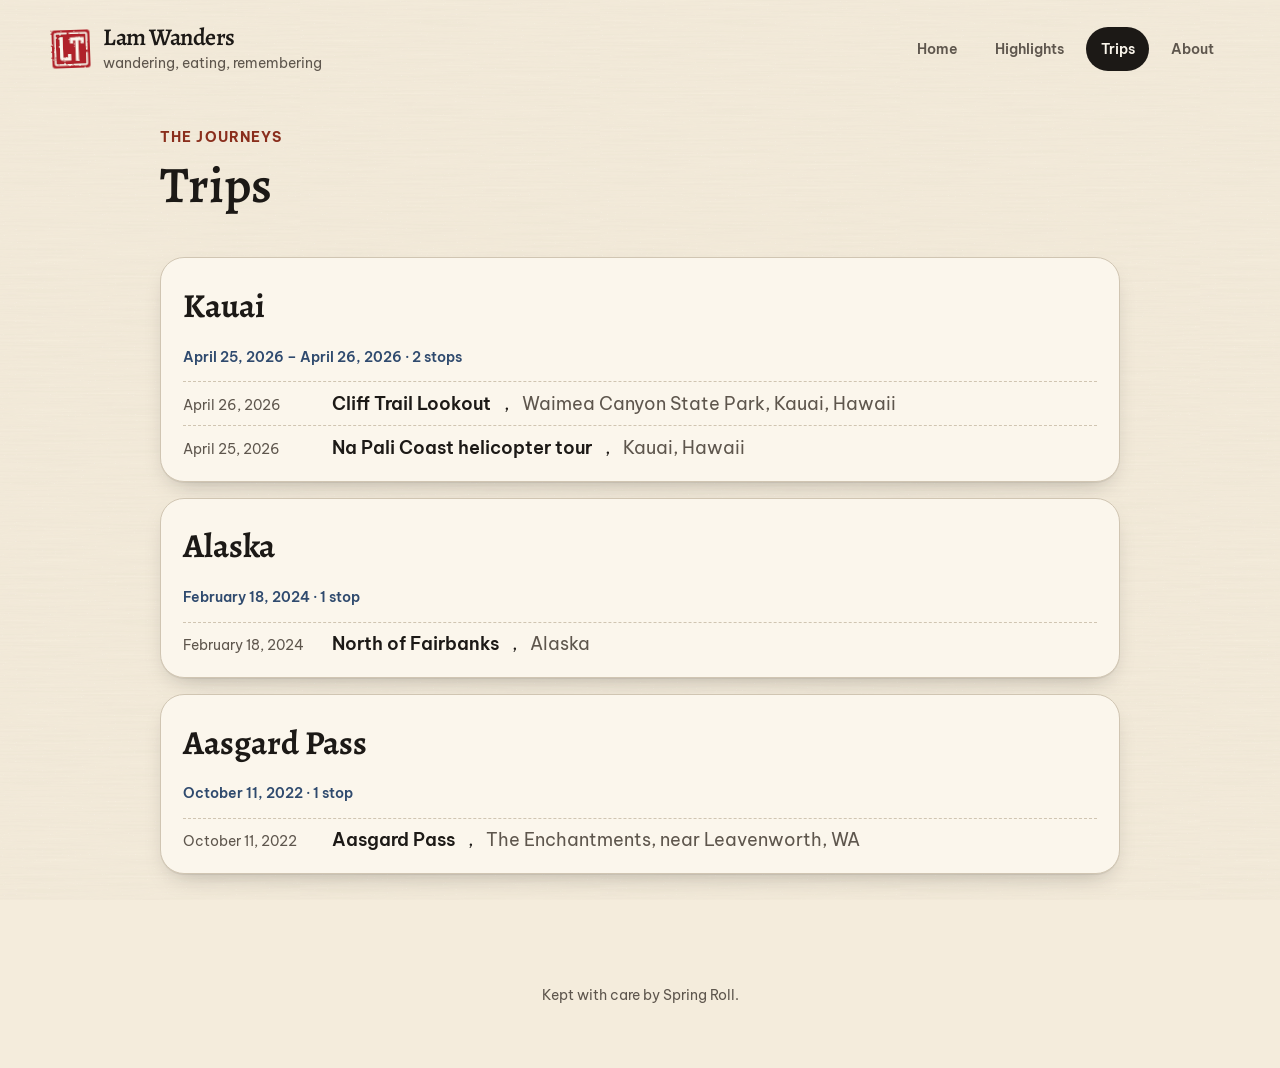
<file: trips.html>
<!DOCTYPE html>
<html lang="en">
<head>
  <meta charset="utf-8">
  <meta name="viewport" content="width=device-width, initial-scale=1">
  <meta name="theme-color" content="#f4ecdc">
  <link rel="icon" href="favicon.svg" type="image/svg+xml">
  <script>
    (function () {
      var p = location.pathname;
      if (!p.endsWith("/") && !/\.[a-zA-Z0-9]+$/.test(p.split("/").pop() || "")) {
        location.replace(p + "/" + location.search + location.hash);
      }
    })();
  </script>
  <link rel="stylesheet" href="css/fonts.css">
  <link rel="stylesheet" href="css/style.css">
  <title>Trips — Lam Wanders</title>
  <meta name="description" content="Trips in Lam's diary of wandering, eating and remembering.">

</head>
<body data-page="trips">
<svg width="0" height="0" style="position:absolute" aria-hidden="true" focusable="false">
  <defs>
    <filter id="deckle" x="-5%" y="-5%" width="110%" height="110%">
      <feTurbulence type="fractalNoise" baseFrequency="0.04" numOctaves="3" seed="7" result="t"/>
      <feDisplacementMap in="SourceGraphic" in2="t" scale="7" xChannelSelector="R" yChannelSelector="G"/>
    </filter>
    <filter id="rough-edge" x="-10%" y="-10%" width="120%" height="120%">
      <feTurbulence type="fractalNoise" baseFrequency="0.6" numOctaves="2" seed="3" result="t"/>
      <feDisplacementMap in="SourceGraphic" in2="t" scale="2.2"/>
    </filter>
    <filter id="ink-bleed" x="-2%" y="-40%" width="104%" height="180%">
      <feTurbulence type="fractalNoise" baseFrequency="0.02 0.4" numOctaves="3" seed="11" result="t"/>
      <feDisplacementMap in="SourceGraphic" in2="t" scale="6"/>
    </filter>
    <symbol id="seal-lt" viewBox="0 0 40 40">
      <rect x="1" y="1" width="38" height="38" rx="3" fill="#b0242a"/>
      <rect x="4.2" y="4.2" width="31.6" height="31.6" rx="1.2" fill="none" stroke="#fbf6ec" stroke-width="1.5"/>
      <g fill="none" stroke="#fbf6ec" stroke-width="3" stroke-linecap="square" stroke-linejoin="miter">
        <path d="M10.5 9.5 V28.2 Q10.5 30 12.3 30 H18.4 V26.6"/>
        <path d="M20.8 13 V10 H31.4 V13"/>
        <path d="M26.1 10 V30.4"/>
      </g>
      <rect x="16" y="3.2" width="2.4" height="2.2" fill="#b0242a"/>
      <rect x="34.6" y="21" width="2.2" height="2.6" fill="#b0242a"/>
    </symbol>
  </defs>
</svg>
  <div class="page">
    <header class="site-header">
      <a class="brand" href="index.html">
        <span class="seal" aria-hidden="true"><svg viewBox="0 0 40 40"><use href="#seal-lt"/></svg></span>
        <span class="brand-text">
          <span class="title">Lam Wanders</span>
          <span class="tagline">wandering, eating, remembering</span>
        </span>
      </a>
      <nav class="site-nav" aria-label="Main">
        <a href="index.html" data-nav="home">Home</a>
        <a href="highlights.html" data-nav="highlights">Highlights</a>
        <a href="trips.html" data-nav="trips">Trips</a>
        <a href="about.html" data-nav="about">About</a>
      </nav>
    </header>

    <main>
      <section id="empty-state" class="empty-state">
        <div class="empty-card">
          <svg class="mascot" viewBox="0 0 120 120" xmlns="http://www.w3.org/2000/svg" aria-hidden="true">
  <ellipse cx="60" cy="104" rx="32" ry="7" fill="#e4d5c3"/>
  <rect x="78" y="70" width="26" height="22" rx="4" fill="#8b5e3c"/>
  <rect x="82" y="64" width="18" height="8" rx="3" fill="#c45c3e"/>
  <rect x="86" y="76" width="10" height="7" rx="1.5" fill="#e8b86d"/>
  <path d="M18 62c6-32 78-32 84 0-6 28-78 28-84 0z" fill="#d4893a"/>
  <path d="M24 60c5-22 67-22 72 0-5 18-67 18-72 0z" fill="#e4a04a"/>
  <path d="M30 58c4-12 56-12 60 0" fill="none" stroke="#f6e2b8" stroke-width="3" stroke-linecap="round"/>
  <path d="M36 50c8-16 40-16 48 2" fill="none" stroke="#c45c3e" stroke-width="2.2" stroke-linecap="round" opacity=".55"/>
  <circle cx="48" cy="58" r="4.2" fill="#2f241c"/>
  <circle cx="72" cy="58" r="4.2" fill="#2f241c"/>
  <circle cx="49.3" cy="56.6" r="1.3" fill="#fffaf3"/>
  <circle cx="73.3" cy="56.6" r="1.3" fill="#fffaf3"/>
  <path d="M54 66c4 5 12 5 16 0" fill="none" stroke="#2f241c" stroke-width="2.2" stroke-linecap="round"/>
  <path d="M28 64c-6 2-10 8-8 12 3 2 8-1 10-6" fill="#6b8f71"/>
  <circle cx="92" cy="44" r="10" fill="#7ea8b0"/>
  <circle cx="92" cy="44" r="5.5" fill="#f6efe4"/>
  <path d="M92 30v4M92 54v4M78 44h4M102 44h4" stroke="#5a4638" stroke-width="2" stroke-linecap="round"/>
</svg>

          <h1>The suitcase is still packed</h1>
          <p>No trips yet, first stop coming soon</p>
        </div>
      </section>
      <section id="trips" class="trips" hidden>
        <header class="page-hero">
          <p class="eyebrow">The journeys</p>
          <h1>Trips</h1>
        </header>
        <div id="trip-list" class="trip-list"></div>
      </section>

    </main>
    <footer class="site-footer">
      <p>Kept with care by Spring Roll.</p>
    </footer>

  </div>
  <script src="js/common.js"></script>
  <script src="js/trips.js"></script>
</body>
</html>
</file>
<file: css/fonts.css>
/* Self-hosted OFL fonts: Alegreya, Be Vietnam Pro, Mansalva. Latin, Latin-ext, Vietnamese. */

/* vietnamese */
@font-face {
  font-family: 'Alegreya';
  font-style: normal;
  font-weight: 500 800;
  font-display: swap;
  src: url(../fonts/alegreya-500800-vietnamese.woff2) format('woff2');
  unicode-range: U+0102-0103, U+0110-0111, U+0128-0129, U+0168-0169, U+01A0-01A1, U+01AF-01B0, U+0300-0301, U+0303-0304, U+0308-0309, U+0323, U+0329, U+1EA0-1EF9, U+20AB;
}

/* latin-ext */
@font-face {
  font-family: 'Alegreya';
  font-style: normal;
  font-weight: 500 800;
  font-display: swap;
  src: url(../fonts/alegreya-500800-latin-ext.woff2) format('woff2');
  unicode-range: U+0100-02BA, U+02BD-02C5, U+02C7-02CC, U+02CE-02D7, U+02DD-02FF, U+0304, U+0308, U+0329, U+1D00-1DBF, U+1E00-1E9F, U+1EF2-1EFF, U+2020, U+20A0-20AB, U+20AD-20C4, U+2113, U+2C60-2C7F, U+A720-A7FF;
}

/* latin */
@font-face {
  font-family: 'Alegreya';
  font-style: normal;
  font-weight: 500 800;
  font-display: swap;
  src: url(../fonts/alegreya-500800-latin.woff2) format('woff2');
  unicode-range: U+0000-00FF, U+0131, U+0152-0153, U+02BB-02BC, U+02C6, U+02DA, U+02DC, U+0304, U+0308, U+0329, U+2000-206F, U+20AC, U+2122, U+2191, U+2193, U+2212, U+2215, U+FEFF, U+FFFD;
}

/* vietnamese */
@font-face {
  font-family: 'Be Vietnam Pro';
  font-style: normal;
  font-weight: 400;
  font-display: swap;
  src: url(../fonts/be-vietnam-pro-400-vietnamese.woff2) format('woff2');
  unicode-range: U+0102-0103, U+0110-0111, U+0128-0129, U+0168-0169, U+01A0-01A1, U+01AF-01B0, U+0300-0301, U+0303-0304, U+0308-0309, U+0323, U+0329, U+1EA0-1EF9, U+20AB;
}

/* latin-ext */
@font-face {
  font-family: 'Be Vietnam Pro';
  font-style: normal;
  font-weight: 400;
  font-display: swap;
  src: url(../fonts/be-vietnam-pro-400-latin-ext.woff2) format('woff2');
  unicode-range: U+0100-02BA, U+02BD-02C5, U+02C7-02CC, U+02CE-02D7, U+02DD-02FF, U+0304, U+0308, U+0329, U+1D00-1DBF, U+1E00-1E9F, U+1EF2-1EFF, U+2020, U+20A0-20AB, U+20AD-20C4, U+2113, U+2C60-2C7F, U+A720-A7FF;
}

/* latin */
@font-face {
  font-family: 'Be Vietnam Pro';
  font-style: normal;
  font-weight: 400;
  font-display: swap;
  src: url(../fonts/be-vietnam-pro-400-latin.woff2) format('woff2');
  unicode-range: U+0000-00FF, U+0131, U+0152-0153, U+02BB-02BC, U+02C6, U+02DA, U+02DC, U+0304, U+0308, U+0329, U+2000-206F, U+20AC, U+2122, U+2191, U+2193, U+2212, U+2215, U+FEFF, U+FFFD;
}

/* vietnamese */
@font-face {
  font-family: 'Be Vietnam Pro';
  font-style: normal;
  font-weight: 600;
  font-display: swap;
  src: url(../fonts/be-vietnam-pro-600-vietnamese.woff2) format('woff2');
  unicode-range: U+0102-0103, U+0110-0111, U+0128-0129, U+0168-0169, U+01A0-01A1, U+01AF-01B0, U+0300-0301, U+0303-0304, U+0308-0309, U+0323, U+0329, U+1EA0-1EF9, U+20AB;
}

/* latin-ext */
@font-face {
  font-family: 'Be Vietnam Pro';
  font-style: normal;
  font-weight: 600;
  font-display: swap;
  src: url(../fonts/be-vietnam-pro-600-latin-ext.woff2) format('woff2');
  unicode-range: U+0100-02BA, U+02BD-02C5, U+02C7-02CC, U+02CE-02D7, U+02DD-02FF, U+0304, U+0308, U+0329, U+1D00-1DBF, U+1E00-1E9F, U+1EF2-1EFF, U+2020, U+20A0-20AB, U+20AD-20C4, U+2113, U+2C60-2C7F, U+A720-A7FF;
}

/* latin */
@font-face {
  font-family: 'Be Vietnam Pro';
  font-style: normal;
  font-weight: 600;
  font-display: swap;
  src: url(../fonts/be-vietnam-pro-600-latin.woff2) format('woff2');
  unicode-range: U+0000-00FF, U+0131, U+0152-0153, U+02BB-02BC, U+02C6, U+02DA, U+02DC, U+0304, U+0308, U+0329, U+2000-206F, U+20AC, U+2122, U+2191, U+2193, U+2212, U+2215, U+FEFF, U+FFFD;
}

/* vietnamese */
@font-face {
  font-family: 'Be Vietnam Pro';
  font-style: normal;
  font-weight: 700;
  font-display: swap;
  src: url(../fonts/be-vietnam-pro-700-vietnamese.woff2) format('woff2');
  unicode-range: U+0102-0103, U+0110-0111, U+0128-0129, U+0168-0169, U+01A0-01A1, U+01AF-01B0, U+0300-0301, U+0303-0304, U+0308-0309, U+0323, U+0329, U+1EA0-1EF9, U+20AB;
}

/* latin-ext */
@font-face {
  font-family: 'Be Vietnam Pro';
  font-style: normal;
  font-weight: 700;
  font-display: swap;
  src: url(../fonts/be-vietnam-pro-700-latin-ext.woff2) format('woff2');
  unicode-range: U+0100-02BA, U+02BD-02C5, U+02C7-02CC, U+02CE-02D7, U+02DD-02FF, U+0304, U+0308, U+0329, U+1D00-1DBF, U+1E00-1E9F, U+1EF2-1EFF, U+2020, U+20A0-20AB, U+20AD-20C4, U+2113, U+2C60-2C7F, U+A720-A7FF;
}

/* latin */
@font-face {
  font-family: 'Be Vietnam Pro';
  font-style: normal;
  font-weight: 700;
  font-display: swap;
  src: url(../fonts/be-vietnam-pro-700-latin.woff2) format('woff2');
  unicode-range: U+0000-00FF, U+0131, U+0152-0153, U+02BB-02BC, U+02C6, U+02DA, U+02DC, U+0304, U+0308, U+0329, U+2000-206F, U+20AC, U+2122, U+2191, U+2193, U+2212, U+2215, U+FEFF, U+FFFD;
}

/* vietnamese */
@font-face {
  font-family: 'Mansalva';
  font-style: normal;
  font-weight: 400;
  font-display: swap;
  src: url(../fonts/mansalva-400-vietnamese.woff2) format('woff2');
  unicode-range: U+0102-0103, U+0110-0111, U+0128-0129, U+0168-0169, U+01A0-01A1, U+01AF-01B0, U+0300-0301, U+0303-0304, U+0308-0309, U+0323, U+0329, U+1EA0-1EF9, U+20AB;
}

/* latin-ext */
@font-face {
  font-family: 'Mansalva';
  font-style: normal;
  font-weight: 400;
  font-display: swap;
  src: url(../fonts/mansalva-400-latin-ext.woff2) format('woff2');
  unicode-range: U+0100-02BA, U+02BD-02C5, U+02C7-02CC, U+02CE-02D7, U+02DD-02FF, U+0304, U+0308, U+0329, U+1D00-1DBF, U+1E00-1E9F, U+1EF2-1EFF, U+2020, U+20A0-20AB, U+20AD-20C4, U+2113, U+2C60-2C7F, U+A720-A7FF;
}

/* latin */
@font-face {
  font-family: 'Mansalva';
  font-style: normal;
  font-weight: 400;
  font-display: swap;
  src: url(../fonts/mansalva-400-latin.woff2) format('woff2');
  unicode-range: U+0000-00FF, U+0131, U+0152-0153, U+02BB-02BC, U+02C6, U+02DA, U+02DC, U+0304, U+0308, U+0329, U+2000-206F, U+20AC, U+2122, U+2191, U+2193, U+2212, U+2215, U+FEFF, U+FFFD;
}
</file>
<file: css/style.css>
/* Lam Wanders, blend direction: ink wash plus woodblock. */
:root {
  --paper: #f4ecdc;
  --paper-deep: #e8dcc4;
  --card: #fbf6ec;
  --card-clay: var(--card);
  --ink: #1c1916;
  --ink-80: #3a342e;
  --ink-60: #5e564d;
  --ink-40: #8d8376;
  --ink-20: #d0c5b2;
  --ink-wash: rgba(28, 25, 22, 0.08);
  --ink-wash-2: rgba(28, 25, 22, 0.13);
  --ink-soft: var(--ink-60);
  --line: var(--ink-20);
  --son: #b5432b;
  --son-dark: #8a2e1c;
  --turmeric: #d9a521;
  --leaf: #4b7337;
  --leaf-dark: #3f6230;
  --indigo: #2f4a6e;
  --chop: #b0242a;
  --seal: var(--chop);
  --seal-dark: var(--son-dark);
  --clay: var(--son);
  --clay-dark: var(--son-dark);
  --persimmon: var(--son);
  --persimmon-dark: var(--son-dark);
  --moss: var(--leaf);
  --sage: var(--leaf);
  --sun: var(--turmeric);
  --sky: var(--indigo);
  --font-display: "Alegreya", "Iowan Old Style", Palatino, Georgia, serif;
  --font-body: "Be Vietnam Pro", "Segoe UI", system-ui, sans-serif;
  --font-brush: "Mansalva", "Alegreya", Georgia, serif;
  --serif: var(--font-display);
  --sans: var(--font-body);
  --step--1: clamp(0.8rem, 0.78rem + 0.1vw, 0.875rem);
  --step-0: clamp(1rem, 0.96rem + 0.2vw, 1.125rem);
  --step-1: clamp(1.25rem, 1.15rem + 0.5vw, 1.5rem);
  --step-2: clamp(1.6rem, 1.4rem + 1vw, 2.1rem);
  --step-3: clamp(2.1rem, 1.7rem + 2vw, 3.2rem);
  --step-year: clamp(4rem, 2.8rem + 5.4vw, 8rem);
  --space-1: 0.25rem;
  --space-2: 0.5rem;
  --space-3: 0.75rem;
  --space-4: 1rem;
  --space-5: 1.5rem;
  --space-6: 2rem;
  --space-7: 3rem;
  --space-8: 4.5rem;
  --tile-w: clamp(196px, 15vw, 236px);
  --tile-gap: clamp(24px, 2.5vw, 40px);
  --stem: 36px;
  --shadow-paper: 0 1px 0 rgba(28, 25, 22, 0.06), 0 10px 24px -12px rgba(28, 25, 22, 0.35);
  --shadow-lift: 0 2px 0 rgba(28, 25, 22, 0.08), 0 22px 36px -16px rgba(28, 25, 22, 0.45);
  --shadow-print: 5px 5px 0 rgba(217, 165, 33, 0.55);
  --shadow: var(--shadow-paper);
  --ease-brush: cubic-bezier(0.2, 0.7, 0.2, 1);
  --dur-fast: 160ms;
  --dur-med: 320ms;
  --dur-slow: 700ms;
  --focus: 3px solid var(--ink);
}

* { box-sizing: border-box; }
html, body { margin: 0; padding: 0; }
[hidden] { display: none !important; }

body {
  font-family: var(--font-body);
  font-size: var(--step-0);
  font-weight: 400;
  line-height: 1.6;
  color: var(--ink);
  background: var(--paper);
  min-height: 100vh;
}

body::before {
  content: "";
  position: fixed;
  inset: 0;
  pointer-events: none;
  z-index: 0;
  opacity: 0.55;
  background-image: url("data:image/svg+xml,%3Csvg xmlns='http://www.w3.org/2000/svg' width='300' height='300'%3E%3Cfilter id='f'%3E%3CfeTurbulence type='fractalNoise' baseFrequency='.012 .55' numOctaves='3' seed='4' stitchTiles='stitch'/%3E%3CfeColorMatrix values='0 0 0 0 .42 0 0 0 0 .34 0 0 0 0 .2 0 0 0 .13 0'/%3E%3C/filter%3E%3Crect width='100%25' height='100%25' filter='url(%23f)'/%3E%3C/svg%3E");
}
body::after {
  content: "";
  position: fixed;
  inset: 0;
  pointer-events: none;
  z-index: 0;
  opacity: 0.35;
  mix-blend-mode: soft-light;
  background-image: url("data:image/svg+xml,%3Csvg xmlns='http://www.w3.org/2000/svg' width='220' height='220'%3E%3Cfilter id='s'%3E%3CfeTurbulence type='fractalNoise' baseFrequency='.85' numOctaves='1' seed='9' stitchTiles='stitch'/%3E%3CfeColorMatrix values='0 0 0 0 1 0 0 0 0 1 0 0 0 0 1 0 0 0 9 -6.2'/%3E%3C/filter%3E%3Crect width='100%25' height='100%25' filter='url(%23s)'/%3E%3C/svg%3E");
}

.page { position: relative; z-index: 1; }
body:not([data-page="home"]):not([data-page="entry"]) main {
  width: min(960px, calc(100% - 2rem));
  margin: 0 auto;
  padding: var(--space-5) 0 var(--space-7);
}

a { color: var(--indigo); }
:focus-visible { outline: var(--focus); outline-offset: 4px; border-radius: 4px; }
.visually-hidden {
  position: absolute !important;
  width: 1px;
  height: 1px;
  overflow: hidden;
  clip: rect(0 0 0 0);
  white-space: nowrap;
}

.site-header {
  display: flex;
  flex-wrap: wrap;
  align-items: center;
  justify-content: space-between;
  gap: var(--space-3) var(--space-5);
  padding: var(--space-5) clamp(1rem, 4vw, 3.5rem);
  margin-bottom: 0;
}
.brand {
  display: flex;
  gap: var(--space-3);
  align-items: center;
  text-decoration: none;
  color: inherit;
}
.mascot {
  width: 72px;
  height: 72px;
  flex: 0 0 auto;
  filter: drop-shadow(0 6px 10px rgba(28, 25, 22, 0.12));
}
.brand .seal { width: 40px; height: 40px; flex: 0 0 auto; }
.brand-text { display: flex; flex-direction: column; gap: 0.1rem; }
.title {
  font-family: var(--font-display);
  font-size: var(--step-1);
  font-weight: 600;
  letter-spacing: -0.02em;
  line-height: 1.1;
}
.tagline { color: var(--ink-60); font-size: var(--step--1); }
.site-nav { display: flex; flex-wrap: wrap; gap: var(--space-2); }
.site-nav a {
  display: inline-flex;
  align-items: center;
  padding: 0.55rem 0.9rem;
  border-radius: 999px;
  text-decoration: none;
  color: var(--ink-60);
  font-weight: 600;
  font-size: var(--step--1);
  min-height: 44px;
}
.site-nav a:hover,
.site-nav a:focus-visible {
  background: var(--ink-wash);
  color: var(--ink);
  outline: none;
}
.site-nav a:focus-visible { outline: var(--focus); outline-offset: 4px; }
.site-nav a[aria-current="page"] { background: var(--ink); color: var(--card); }

.site-footer {
  margin-top: 0;
  text-align: center;
  color: var(--ink-60);
  font-size: var(--step--1);
  padding: var(--space-7) clamp(1rem, 4vw, 3.5rem);
}

.seal {
  display: inline-block;
  width: 36px;
  height: 36px;
  transform: rotate(-2deg);
  line-height: 0;
}
.seal svg { width: 100%; height: 100%; display: block; filter: url(#rough-edge); }
.callig { font: 400 clamp(3.4rem, 2.6rem + 3vw, 5.6rem)/0.9 var(--font-brush); color: var(--ink); }

.empty-state { display: grid; place-items: center; min-height: 50vh; }
.empty-card {
  background: var(--card);
  border: 1px solid var(--line);
  border-radius: 28px;
  padding: 2.4rem 1.8rem 2.1rem;
  text-align: center;
  box-shadow: var(--shadow-paper);
  width: min(32rem, 100%);
}
.empty-card .mascot { width: 110px; height: 110px; margin: 0 auto 0.6rem; }
.empty-card h1 { font-family: var(--font-display); font-size: var(--step-2); margin: 0.2rem 0 0.6rem; }
.empty-card p { margin: 0; color: var(--ink-60); }

.check-in {
  display: inline-block;
  margin: 0 0 var(--space-4);
  padding: 0.35rem 0.85rem;
  border: 2px solid var(--son);
  color: var(--son-dark);
  border-radius: 999px;
  font-size: var(--step--1);
  font-weight: 700;
  background: var(--card);
  transform: rotate(-1.2deg);
}

.pill {
  display: inline-block;
  padding: 0.1rem 0.5rem;
  border-radius: 999px;
  background: rgba(75, 115, 55, 0.18);
  color: var(--leaf-dark);
  font-family: var(--font-body);
  font-size: 0.7rem;
  font-weight: 700;
  letter-spacing: 0.04em;
  text-transform: uppercase;
}

/* ===== home timeline ===== */
.timeline-intro {
  padding: 0 clamp(1rem, 4vw, 3.5rem);
  max-width: 52rem;
  display: grid;
  grid-template-columns: auto 1fr;
  column-gap: var(--space-5);
  align-items: end;
}
.timeline-intro .callig { grid-row: span 2; padding-bottom: 0.05em; }
.timeline-intro h1 { font: 600 var(--step-3)/1.05 var(--font-display); margin: var(--space-4) 0 var(--space-2); }
.timeline-intro p { color: var(--ink-60); margin: 0 0 var(--space-4); }

.timeline-scroller { position: relative; }
.timeline-sticky {
  position: sticky;
  top: 0;
  height: 100vh;
  overflow: hidden;
  display: flex;
  align-items: center;
}
.timeline-sticky .check-in {
  position: absolute;
  top: 1rem;
  left: clamp(1rem, 4vw, 3.5rem);
  z-index: 2;
  margin: 0;
}
.home-track {
  position: relative;
  display: flex;
  align-items: center;
  gap: var(--tile-gap);
  padding: 0 40vw 0 clamp(1rem, 6vw, 5rem);
  height: min(780px, calc(100vh - 150px));
  margin-top: 56px;
  will-change: transform;
}
.brush-line {
  position: absolute;
  left: 0;
  right: 0;
  top: 50%;
  height: 34px;
  transform: translateY(-50%);
  pointer-events: none;
  color: var(--ink);
}
.brush-line svg { width: 100%; height: 100%; display: block; }
.ink-layer { position: absolute; inset: 0; pointer-events: none; }
.ink-layer .mist {
  position: absolute;
  width: 420px;
  height: 160px;
  border-radius: 50%;
  background: rgba(28, 25, 22, 0.035);
  filter: blur(48px);
}

.home-year {
  position: relative;
  flex: none;
  display: grid;
  justify-items: start;
  gap: var(--space-2);
  align-self: flex-start;
  padding-top: 10vh;
  padding-right: 36px;
  margin-left: var(--space-6);
  margin-right: var(--space-6);
}
.home-year:first-of-type { margin-left: 0; }
.home-year h2 {
  position: relative;
  isolation: isolate;
  margin: 0;
  padding: 0 0.1em;
  font: 400 var(--step-year)/1 var(--font-brush);
  letter-spacing: 0.02em;
  color: var(--ink);
}
.home-year h2::before {
  content: "";
  position: absolute;
  z-index: -1;
  left: -6%;
  right: -4%;
  top: 34%;
  bottom: 6%;
  background: var(--ink-wash-2);
  border-radius: 48% 52% 38% 62% / 58% 42% 58% 42%;
  transform: rotate(-3deg);
  filter: url(#ink-bleed);
}
.home-year h2 .seal {
  position: absolute;
  right: -30px;
  bottom: 6px;
  width: 40px;
  height: 40px;
}
.home-year .year-stats {
  font-size: var(--step--1);
  color: var(--ink-60);
  font-weight: 600;
  letter-spacing: 0.04em;
}

.home-card {
  position: relative;
  flex: none;
  width: var(--tile-w);
  height: 50%;
  display: flex;
  flex-direction: column;
}
.home-card:nth-of-type(odd) { align-self: flex-start; justify-content: flex-end; padding-bottom: var(--stem); }
.home-card:nth-of-type(even) { align-self: flex-end; justify-content: flex-start; padding-top: var(--stem); }
.home-card .stem {
  position: absolute;
  left: calc(50% - 1px);
  width: 2px;
  height: var(--stem);
  background: var(--ink-40);
}
.home-card:nth-of-type(odd) .stem { bottom: 0; }
.home-card:nth-of-type(even) .stem { top: 0; }
.home-card .dot {
  position: absolute;
  left: calc(50% - 7px);
  width: 14px;
  height: 14px;
  border-radius: 50%;
  background: var(--son);
  box-shadow: inset 0 0 0 3.5px var(--ink);
  filter: url(#rough-edge);
  z-index: 1;
}
.home-card:nth-of-type(odd) .dot { bottom: -7px; }
.home-card:nth-of-type(even) .dot { top: -7px; }

.tile {
  position: relative;
  display: block;
  text-decoration: none;
  color: inherit;
  padding: 12px 12px 14px;
  transform: rotate(var(--tilt, -0.8deg));
  transition: transform var(--dur-med) var(--ease-brush);
}
.tile::before {
  content: "";
  position: absolute;
  inset: 0;
  background: var(--card);
  border: 1.5px solid var(--ink);
  box-shadow: inset 0 0 0 4px var(--card), inset 0 0 0 5px var(--ink-40), var(--shadow-paper);
  transition: box-shadow var(--dur-med) var(--ease-brush);
}
.tile[data-style="clay"]::after {
  content: "";
  position: absolute;
  left: -16px;
  bottom: -12px;
  width: 74px;
  height: 26px;
  pointer-events: none;
  background: url("data:image/svg+xml,%3Csvg xmlns='http://www.w3.org/2000/svg' viewBox='0 0 74 26'%3E%3Cpath d='M2 19c10-6 22-12 36-12 12 0 20 3 26 6 4 2 6 1 8-1-1 4-5 6-9 5-7-2-14-6-25-6C25 11 14 15 3 21z' fill='%231c1916'/%3E%3Ccircle cx='70' cy='9' r='1.6' fill='%231c1916'/%3E%3C/svg%3E") no-repeat center / contain;
}
.tile[data-style="clay"] .clay-pin { display: none; }
.tile > * { position: relative; }
.tile-thumb {
  display: block;
  aspect-ratio: 1 / 1;
  overflow: hidden;
  background: var(--paper-deep);
  outline: 1px solid var(--ink);
}
.tile[data-style="clay"] .tile-thumb {
  border-radius: 6px;
  outline: 0;
  box-shadow: 0 0 0 1px var(--ink);
}
.tile-thumb img {
  width: 100%;
  height: 100%;
  object-fit: cover;
  display: block;
  transition: transform var(--dur-slow) var(--ease-brush);
}
.tile-copy { padding: var(--space-2) var(--space-1) 0; }
.tile-date {
  display: block;
  font-size: var(--step--1);
  font-weight: 700;
  letter-spacing: 0.08em;
  text-transform: uppercase;
  color: var(--son-dark);
  margin: 0;
}
.tile[data-style="clay"] .tile-date { color: var(--leaf-dark); }
.tile-place {
  display: -webkit-box;
  -webkit-line-clamp: 2;
  -webkit-box-orient: vertical;
  overflow: hidden;
  font: 600 var(--step-1)/1.15 var(--font-display);
  color: var(--ink);
  margin-top: 2px;
}
.tile-text {
  display: block;
  white-space: nowrap;
  overflow: hidden;
  text-overflow: ellipsis;
  font-size: var(--step--1);
  color: var(--ink-60);
  margin-top: 2px;
}
.tile .clay-pin {
  position: absolute;
  top: -9px;
  left: calc(50% - 11px);
  width: 22px;
  height: 22px;
  border-radius: 50%;
  background: var(--persimmon);
  box-shadow: inset -3px -4px 0 rgba(0, 0, 0, 0.18), inset 2px 3px 0 rgba(255, 255, 255, 0.35);
  z-index: 2;
}

.tile:hover,
.tile:focus-visible { transform: rotate(0deg) translateY(-6px); }
.tile:hover::before,
.tile:focus-visible::before {
  box-shadow: inset 0 0 0 4px var(--card), inset 0 0 0 5px var(--ink-40), var(--shadow-print);
}
.tile:hover .tile-thumb img,
.tile:focus-visible .tile-thumb img { transform: scale(1.04); }
.tile:focus-visible { outline: 3px solid var(--ink); outline-offset: 6px; border-radius: 6px; }
.tile:active { transform: rotate(0deg) translateY(-2px); }

.visited-stamp {
  position: absolute;
  top: 18px;
  right: 18px;
  width: 30px;
  height: 30px;
  opacity: 0;
  transform: scale(1.6) rotate(-14deg);
}
.tile.is-visited .visited-stamp { opacity: 0.92; transform: scale(1) rotate(-8deg); }
.tile.is-pressing .visited-stamp { animation: stamp-press 420ms var(--ease-brush) forwards; }
@keyframes stamp-press {
  0% { opacity: 0; transform: scale(1.8) rotate(-18deg); }
  60% { opacity: 1; transform: scale(0.92) rotate(-7deg); }
  100% { opacity: 0.92; transform: scale(1) rotate(-8deg); }
}

.year-jump {
  opacity: 0;
  pointer-events: none;
  transition: opacity var(--dur-med);
  position: fixed;
  left: 50%;
  transform: translateX(-50%);
  top: 16px;
  display: flex;
  gap: 4px;
  padding: 6px;
  background: rgba(251, 246, 236, 0.92);
  border-radius: 999px;
  box-shadow: var(--shadow-paper);
  z-index: 5;
}
.is-pinned .year-jump { opacity: 1; pointer-events: auto; }
.year-jump a {
  min-width: 64px;
  min-height: 40px;
  display: inline-grid;
  place-items: center;
  text-decoration: none;
  font-weight: 700;
  font-size: var(--step--1);
  border-radius: 999px;
  color: var(--ink);
}
.year-jump a[aria-current="true"] { background: var(--ink); color: var(--card); }
.scroll-hint {
  position: absolute;
  right: clamp(1rem, 4vw, 3.5rem);
  bottom: 18px;
  font-size: var(--step--1);
  color: var(--ink-60);
  font-weight: 600;
}

@media (prefers-reduced-motion: reduce) {
  .timeline-scroller { height: auto !important; }
  .timeline-sticky { position: static; height: auto; overflow-x: auto; scroll-snap-type: x proximity; }
  .home-track { transform: none !important; }
  .home-card { scroll-snap-align: center; }
  *, *::before, *::after { transition-duration: 1ms !important; animation-duration: 1ms !important; }
}

@media (max-width: 699px) {
  .site-header { flex-direction: column; align-items: flex-start; gap: var(--space-3); padding-bottom: var(--space-3); }
  .mascot { width: 58px; height: 58px; }
  .site-nav { flex-wrap: wrap; }
  .timeline-scroller { height: auto !important; }
  .timeline-sticky { position: static; height: auto; overflow: visible; display: block; }
  .timeline-sticky .check-in { position: static; display: inline-block; margin: 0 var(--space-4) var(--space-4); }
  .home-track {
    flex-direction: column;
    align-items: stretch;
    height: auto;
    padding: var(--space-6) var(--space-4) var(--space-8) 56px;
    margin-top: var(--space-4);
    gap: var(--space-6);
    transform: none !important;
  }
  .brush-line {
    left: 18px;
    right: auto;
    top: 0;
    bottom: 0;
    width: 28px;
    height: auto;
    transform: none;
  }
  .brush-line .h { display: none; }
  .brush-line .v { display: block !important; }
  .ink-layer { display: none; }
  .timeline-intro { grid-template-columns: 1fr; }
  .timeline-intro .callig { grid-row: auto; font-size: 3.2rem; }
  .home-year { align-self: stretch; padding-top: 0; margin: var(--space-6) 0 var(--space-2); }
  .home-year h2 { font-size: 3.8rem; }
  .home-year h2 .seal { width: 32px; height: 32px; right: -26px; bottom: 6px; }
  .home-card,
  .home-card:nth-of-type(odd),
  .home-card:nth-of-type(even) {
    align-self: stretch;
    width: auto;
    height: auto;
    padding: 0;
  }
  .home-card .stem { display: none; }
  .home-card .dot,
  .home-card:nth-of-type(odd) .dot,
  .home-card:nth-of-type(even) .dot {
    top: 50%;
    bottom: auto;
    left: -31px;
    margin-top: -7px;
  }
  .tile {
    display: grid;
    grid-template-columns: 112px 1fr;
    gap: var(--space-3);
    align-items: center;
    padding: 10px;
    transform: none;
  }
  .tile:hover, .tile:focus-visible, .tile:active { transform: none; }
  .tile-copy { padding: 0; min-width: 0; }
  .visited-stamp { top: 6px; left: 92px; right: auto; width: 26px; height: 26px; }
  .tile[data-style="clay"]::after { left: auto; right: -12px; bottom: -9px; width: 56px; height: 20px; transform: scaleX(-1); }
  .year-jump, .scroll-hint { display: none; }
}

/* ===== detail / entry ===== */
.back {
  display: flex;
  flex-wrap: wrap;
  gap: 0.75rem 1.25rem;
  padding: 0;
  margin: 0 0 var(--space-4);
}
body[data-page="entry"] .page {
  width: 100%;
  max-width: none;
  padding: 0 0 var(--space-7);
}
body[data-page="entry"] .back,
body[data-page="entry"] .entry-hero,
body[data-page="entry"] .photos,
body[data-page="entry"] .hero-stroke,
body[data-page="entry"] .map-wrap,
body[data-page="entry"] .empty-state {
  padding-left: clamp(1rem, 4vw, 3.5rem);
  padding-right: clamp(1rem, 4vw, 3.5rem);
  max-width: 1320px;
  width: 100%;
  margin-left: auto;
  margin-right: auto;
  box-sizing: border-box;
}
body[data-page="entry"] .entry-text {
  box-sizing: border-box;
  width: auto;
  max-width: min(40rem, calc(100% - 2 * clamp(1rem, 4vw, 3.5rem)));
  margin-top: var(--space-5);
  margin-left: max(clamp(1rem, 4vw, 3.5rem), calc((100% - min(100%, 1320px)) / 2 + clamp(1rem, 4vw, 3.5rem)));
  margin-right: auto;
  padding-left: 0;
  padding-right: 0;
}
.back a {
  display: inline-flex;
  align-items: center;
  gap: 0.5rem;
  min-height: 44px;
  font-weight: 700;
  text-decoration: none;
  padding: 0 0.9rem 0 0.6rem;
  border-radius: 999px;
  color: var(--ink);
}
.back a:hover, .back a:focus-visible { background: var(--ink-wash); }
.back svg { width: 22px; height: 12px; }

.entry-hero,
.trip-hero {
  display: grid;
  grid-template-columns: 1fr auto;
  gap: var(--space-5);
  align-items: end;
  padding-bottom: var(--space-5);
}
.eyebrow {
  display: inline-block;
  margin: 0;
  font-size: var(--step--1);
  font-weight: 700;
  letter-spacing: 0.08em;
  text-transform: uppercase;
  color: var(--son-dark);
  border: 0;
  background: none;
  padding: 0;
  transform: none;
  border-radius: 0;
}
.entry-hero h1,
.trip-hero h1,
.page-hero h1 {
  font: 600 var(--step-3)/1.02 var(--font-display);
  margin: var(--space-2) 0;
}
.trip-summary,
.entry-summary,
.page-lead { color: var(--ink-80); max-width: 40rem; margin: 0; }
.trip-meta,
.entry-meta {
  display: flex;
  gap: var(--space-4);
  flex-wrap: wrap;
  margin-top: var(--space-3);
  font-size: var(--step--1);
  color: var(--ink-60);
  font-weight: 600;
}
.entry-hero .accent,
.trip-hero .accent { display: flex; align-items: flex-end; gap: var(--space-4); }
.entry-hero .callig,
.trip-hero .callig { font-size: clamp(3rem, 2.2rem + 2.6vw, 4.6rem); color: var(--son-dark); }
.entry-hero .seal,
.trip-hero .seal { width: 52px; height: 52px; }
.hero-stroke {
  display: block;
  height: 18px;
  width: 100%;
  color: var(--ink);
}
.entry-trip { margin: var(--space-3) 0 0; color: var(--indigo); font-weight: 600; }
.entry-text {
  margin: var(--space-5) 0 0;
  font-size: var(--step-0);
  white-space: pre-wrap;
}

.photos {
  display: grid;
  grid-template-columns: repeat(auto-fit, minmax(min(100%, 360px), 1fr));
  gap: var(--space-5);
  padding-top: var(--space-6);
}
body[data-page="entry"] .photos {
  grid-template-columns: minmax(0, 40rem);
}
.photo-frame { margin: 0; position: relative; }
.photo-frame button {
  all: unset;
  display: block;
  cursor: pointer;
  width: 100%;
  position: relative;
}
.photo-frame button:focus-visible { outline: 3px solid var(--ink); outline-offset: 4px; }
.photo-frame img { width: 100%; display: block; background: var(--paper-deep); object-fit: cover; }
.photo-frame.styled::before {
  content: "";
  position: absolute;
  inset: -8px;
  background: var(--card);
  border: 1.5px solid var(--ink);
  box-shadow: inset 0 0 0 4px var(--card), inset 0 0 0 5px var(--ink-40), var(--shadow-paper);
  z-index: -1;
  pointer-events: none;
}
.photo-frame.is-reveal button::after {
  content: "";
  position: absolute;
  right: 10px;
  bottom: 10px;
  width: 11px;
  height: 11px;
  background: linear-gradient(135deg, transparent 48%, rgba(251, 246, 236, 0.55) 50%);
  box-shadow: -1px -1px 0 rgba(28, 25, 22, 0.28);
  opacity: 0.28;
  pointer-events: none;
  transition: opacity var(--dur-med) var(--ease-brush);
}
.photo-frame.is-reveal button:hover::after,
.photo-frame.is-reveal button:focus-visible::after {
  opacity: 0.85;
}
.photo-frame.original img { border-radius: 4px; box-shadow: 0 0 0 1px var(--ink); }
.photo-frame figcaption {
  display: flex;
  justify-content: space-between;
  gap: var(--space-3);
  padding: var(--space-3) 2px 0;
  font-size: var(--step--1);
  color: var(--ink-60);
}
.photo-frame figcaption b { color: var(--ink); font-weight: 700; }
.kind {
  font-weight: 700;
  letter-spacing: 0.06em;
  text-transform: uppercase;
  font-size: 0.72rem;
  color: var(--ink-60);
  white-space: nowrap;
}

.lightbox {
  border: 0;
  padding: 0;
  background: transparent;
  max-width: 100vw;
  max-height: 100vh;
  width: 100vw;
  height: 100vh;
  overflow: hidden;
  position: fixed;
}
.lightbox[open] { animation: reveal-in var(--dur-med) var(--ease-brush); }
.lightbox::backdrop { background: rgba(28, 25, 22, 0.88); }
.lightbox[open]::backdrop { animation: reveal-backdrop var(--dur-med) var(--ease-brush); }
@keyframes reveal-in {
  from { opacity: 0; }
  to { opacity: 1; }
}
@keyframes reveal-backdrop {
  from { background: rgba(28, 25, 22, 0); }
  to { background: rgba(28, 25, 22, 0.88); }
}
.lightbox-inner {
  height: 100%;
  display: flex;
  flex-direction: column;
  align-items: center;
  justify-content: center;
  padding: var(--space-7) var(--space-5) var(--space-5);
  cursor: pointer;
}
.lightbox img {
  width: auto;
  height: auto;
  max-width: min(92vw, 1100px);
  max-height: calc(100dvh - 7rem);
  margin: 0 auto;
  display: block;
  background: var(--card);
  padding: 10px;
  box-shadow: var(--shadow-lift);
  opacity: 0;
  transition: opacity var(--dur-med) var(--ease-brush);
}
.lightbox img.is-ready { opacity: 1; }
.lightbox .lb-cap { margin: 0.85rem 0 0; text-align: center; color: var(--card); }
.lb-btn {
  width: 56px;
  height: 56px;
  border-radius: 50%;
  border: 0;
  background: var(--card);
  color: var(--ink);
  font-size: 1.4rem;
  line-height: 1;
  cursor: pointer;
}
.lb-close { position: absolute; top: 18px; right: 18px; z-index: 2; }
.lb-btn:focus-visible { outline: var(--focus); outline-offset: 4px; }
@media (prefers-reduced-motion: reduce) {
  .lightbox[open],
  .lightbox[open]::backdrop,
  .lightbox img,
  .photo-frame.is-reveal button::after {
    animation: none;
    transition: none;
  }
}

body[data-page="entry"] .map-wrap { margin-top: var(--space-6); }
.map-wrap {
  background: var(--card);
  border: 1px solid var(--line);
  border-radius: 24px;
  padding: var(--space-4);
  box-shadow: var(--shadow-paper);
  margin-bottom: var(--space-6);
}
.map-heading { font-family: var(--font-display); font-size: var(--step-1); margin: 0 0 0.9rem; }
.map { height: 360px; width: 100%; border-radius: 16px; overflow: hidden; background: #dce8e4; }
.clay-pin { background: none; border: 0; }

@media (max-width: 699px) {
  .entry-hero, .trip-hero { grid-template-columns: 1fr; }
  .entry-hero .accent, .trip-hero .accent { order: -1; }
  .entry-hero .seal, .trip-hero .seal { width: 40px; height: 40px; }
  .photos { gap: var(--space-4); }
  .photo-frame figcaption { flex-direction: column; gap: 0; }
  .map { height: 260px; }
  body:not([data-page="home"]):not([data-page="entry"]) main { width: min(960px, calc(100% - 1.25rem)); }
}

.maps-link {
  position: relative;
  z-index: 2;
  color: var(--indigo);
  font-variant-numeric: tabular-nums;
  text-underline-offset: 0.15em;
}
.maps-link:hover, .maps-link:focus-visible { color: var(--ink); }

/* ===== trip page ===== */
.page-hero { margin-bottom: 1.4rem; }
.entries { display: flex; flex-direction: column; gap: var(--space-5); }
.entry {
  background: var(--card);
  border: 1px solid var(--line);
  border-radius: 24px;
  padding: 1.3rem;
  box-shadow: var(--shadow-paper);
  scroll-margin-top: 1rem;
}
.entry-header { margin-bottom: 0.9rem; }
.entry-where { margin: 0; color: var(--ink-60); }
.entry-place {
  font-family: var(--font-display);
  font-size: var(--step-1);
  margin: 0 0 0.2rem;
  display: flex;
  flex-wrap: wrap;
  align-items: center;
  gap: 0.45rem;
}
.entry-place a { color: inherit; text-decoration: none; }
.entry-place a:hover, .entry-place a:focus-visible { color: var(--indigo); text-decoration: underline; }
.entry-preview {
  display: block;
  margin: 0 0 1rem;
  border-radius: 18px;
  overflow: hidden;
  background: var(--paper-deep);
}
.entry-preview img { display: block; width: 100%; height: auto; max-height: 420px; object-fit: cover; }
.entry-more { margin: 0.9rem 0 0; font-weight: 700; }
.entry-more a { text-decoration: none; }
.entry-more a:hover, .entry-more a:focus-visible { text-decoration: underline; }

/* ===== trips list ===== */
.trip-list, .trips { display: flex; flex-direction: column; gap: var(--space-4); }
.trip-card {
  background: var(--card);
  border: 1px solid var(--line);
  border-radius: 24px;
  padding: 1.35rem 1.4rem 1.15rem;
  box-shadow: var(--shadow-paper);
  text-decoration: none;
  color: inherit;
  display: block;
  transition: transform var(--dur-fast) var(--ease-brush), box-shadow var(--dur-fast) var(--ease-brush);
}
.trip-card h2 { font-family: var(--font-display); margin: 0 0 0.25rem; font-size: var(--step-2); }
a.trip-card .trip-meta { color: var(--indigo); }
a.trip-card:hover, a.trip-card:focus-visible {
  transform: translateY(-2px);
  box-shadow: var(--shadow-lift);
  outline: none;
}
.stop-list { list-style: none; margin: 0; padding: 0; display: flex; flex-direction: column; gap: 0.45rem; }
.stop-list li {
  display: flex;
  gap: 0.8rem;
  align-items: baseline;
  flex-wrap: wrap;
  border-top: 1px dashed var(--line);
  padding-top: 0.45rem;
}
.stop-date { flex: 0 0 8.5rem; color: var(--ink-60); font-size: var(--step--1); }
.stop-place { font-weight: 600; }
.stop-city { color: var(--ink-60); }

/* ===== highlights ===== */
.highlights-timeline {
  display: flex;
  flex-direction: column;
  gap: var(--space-7);
  border-left: 3px solid var(--paper-deep);
  padding-left: 1.25rem;
}
.highlights-year { position: relative; }
.highlights-year::before {
  content: "";
  position: absolute;
  left: calc(-1.25rem - 7px);
  top: 0.55rem;
  width: 12px;
  height: 12px;
  border-radius: 50%;
  background: var(--clay);
  box-shadow: 0 0 0 4px var(--paper);
}
.timeline-year-head h2 {
  font-family: var(--font-brush);
  font-size: var(--step-2);
  margin: 0 0 0.35rem;
  letter-spacing: -0.03em;
}
.highlights-year .year-stats { margin: 0 0 0.55rem; color: var(--son-dark); font-weight: 700; }
.year-summary { margin: 0 0 1rem; max-width: 40rem; }
.year-summary.is-placeholder,
.about-body.is-placeholder { color: var(--ink-60); font-style: italic; }
.timeline-stops { display: flex; flex-direction: column; gap: 0.9rem; }
.timeline-empty { color: var(--ink-60); margin: 0; }
.hl-card {
  position: relative;
  display: grid;
  grid-template-columns: 160px 1fr;
  gap: 1rem;
  background: var(--card);
  border: 1px solid var(--line);
  border-radius: 22px;
  padding: 0.8rem;
  box-shadow: var(--shadow-paper);
  text-decoration: none;
  color: inherit;
  transition: transform var(--dur-fast) var(--ease-brush), box-shadow var(--dur-fast) var(--ease-brush);
}
.hl-card:hover,
.hl-card:has(.card-link:focus-visible) {
  transform: translateY(-2px);
  box-shadow: var(--shadow-lift);
}
.hl-card .card-link { position: absolute; inset: 0; z-index: 1; border-radius: inherit; }
.hl-card .card-link:focus-visible { outline: var(--focus); outline-offset: 2px; }
.hl-thumb {
  border-radius: 14px;
  overflow: hidden;
  background: var(--paper-deep);
  min-height: 120px;
}
.hl-thumb img { display: block; width: 100%; height: 100%; object-fit: cover; }
.hl-card h3 { font-family: var(--font-display); font-size: var(--step-1); margin: 0 0 0.2rem; }
.hl-card .hl-date, .hl-card .hl-city { margin: 0 0 0.55rem; color: var(--ink-60); }
.hl-card .hl-text { margin: 0; color: var(--ink); }

.about-card {
  background: var(--card);
  border: 1px solid var(--line);
  border-radius: 28px;
  padding: 1.6rem 1.5rem 1.7rem;
  box-shadow: var(--shadow-paper);
}
.about-intro { font-size: 1.15rem; margin: 0 0 1rem; }
.about-body p { margin: 0 0 0.8rem; }
.about-body p:last-child { margin-bottom: 0; }

.proverb {
  margin: 0 0 var(--space-6);
  padding: 0 0 var(--space-6);
  border-bottom: 1px solid var(--line);
  max-width: 38rem;
}
.proverb-title {
  font-family: var(--font-display);
  font-weight: 700;
  font-size: clamp(2.05rem, 1.45rem + 2.6vw, 3.15rem);
  line-height: 1.12;
  letter-spacing: -0.015em;
  color: var(--ink);
  margin: 0 0 0.35rem;
}
.proverb-en {
  font-family: var(--font-display);
  font-style: italic;
  font-weight: 500;
  font-size: var(--step-1);
  line-height: 1.35;
  color: var(--son);
  margin: 0 0 0.95rem;
}
.proverb-rule {
  width: 2.75rem;
  height: 2px;
  background: var(--son);
  margin: 0 0 1.1rem;
}
.proverb-meaning {
  font-family: var(--font-body);
  font-size: var(--step-0);
  line-height: 1.6;
  color: var(--ink-80);
  margin: 0 0 0.7rem;
}
.proverb-vi {
  font-family: var(--font-display);
  font-style: italic;
  font-weight: 500;
  font-size: var(--step-0);
  line-height: 1.5;
  color: var(--ink-60);
  margin: 0 0 1.45rem;
}
.proverb-when-label {
  font-family: var(--font-body);
  font-weight: 700;
  font-size: 0.72rem;
  letter-spacing: 0.1em;
  text-transform: uppercase;
  color: var(--son);
  margin: 0 0 0.3rem;
}
.proverb-when {
  font-family: var(--font-display);
  font-style: italic;
  font-weight: 500;
  font-size: var(--step-0);
  line-height: 1.45;
  color: var(--ink-80);
  margin: 0;
}

@media (max-width: 699px) {
  .hl-card { grid-template-columns: 1fr; }
  .hl-thumb { min-height: 180px; }
  .stop-date { flex-basis: 100%; }
}

@media (prefers-reduced-motion: reduce) {
  a.trip-card, .hl-card, .tile { transition: none; }
}
</file>
<file: admin/admin.css>
/* Admin: blend look, mobile-first, iPhone Safari. */

.admin-defs {
  position: absolute;
  width: 0;
  height: 0;
  overflow: hidden;
}

body[data-page="admin"] main {
  width: min(1120px, calc(100% - 2rem));
  margin: 0 auto;
  padding: var(--space-5) 0 calc(6.5rem + env(safe-area-inset-bottom, 0px));
}

.admin-actions {
  display: flex;
  flex-wrap: wrap;
  align-items: center;
  gap: var(--space-3);
}

.admin-text-link {
  color: var(--ink-80);
  text-decoration: none;
  font-size: var(--step--1);
}

.admin-text-link:hover { color: var(--ink); }

.admin-signin {
  max-width: 32rem;
  margin: var(--space-6) auto 0;
}

.admin-signin h1 {
  font-family: var(--font-display);
  font-size: var(--step-2);
  font-weight: 700;
  margin: 0 0 var(--space-3);
}

.admin-signin > p { margin: 0 0 var(--space-5); color: var(--ink-80); }

.admin-kicker {
  margin: 0 0 var(--space-4);
  color: var(--ink-60);
  font-size: var(--step--1);
}

.admin-grid {
  display: grid;
  gap: var(--space-5);
}

@media (min-width: 900px) {
  .admin-grid {
    grid-template-columns: minmax(16rem, 22rem) minmax(0, 1fr);
    align-items: start;
  }
}

.admin-side { display: flex; flex-direction: column; gap: var(--space-4); }

.admin-card {
  background: var(--card);
  box-shadow: var(--shadow-paper);
  border: 1px solid var(--ink-20);
  padding: var(--space-4);
}

.admin-card h2 {
  font-family: var(--font-display);
  font-size: var(--step-1);
  font-weight: 700;
  margin: 0;
}

.admin-card-head {
  display: flex;
  align-items: center;
  justify-content: space-between;
  gap: var(--space-3);
  margin-bottom: var(--space-3);
}

.admin-card-head h2 { margin: 0; }

.admin-form,
.admin-fields {
  display: flex;
  flex-direction: column;
  gap: var(--space-3);
}

.admin-form label,
.admin-fields label {
  display: flex;
  flex-direction: column;
  gap: 0.3rem;
  font-size: var(--step--1);
  color: var(--ink-80);
}

.admin-check {
  flex-direction: row !important;
  align-items: center;
  gap: 0.6rem !important;
  color: var(--ink);
}

.admin-row {
  display: grid;
  gap: var(--space-3);
  grid-template-columns: 1fr;
}

@media (min-width: 640px) {
  .admin-row-2 { grid-template-columns: 1fr 1fr; }
  .admin-row-3 { grid-template-columns: 1fr 1fr 1fr; }
}

.admin-form input:not([type="checkbox"]):not([type="file"]),
.admin-form textarea,
.admin-form select,
.admin-fields input:not([type="checkbox"]):not([type="file"]),
.admin-fields textarea,
.admin-fields select {
  font-family: var(--font-body);
  font-size: 16px;
  line-height: 1.4;
  color: var(--ink);
  background: var(--paper);
  border: 1px solid var(--ink-20);
  border-radius: 2px;
  padding: 0.55rem 0.7rem;
  width: 100%;
  max-width: 100%;
  -webkit-appearance: none;
  appearance: none;
}

.admin-form textarea,
.admin-fields textarea { min-height: 7rem; resize: vertical; }

.admin-form input:focus-visible,
.admin-form textarea:focus-visible,
.admin-form select:focus-visible,
.admin-fields input:focus-visible,
.admin-fields textarea:focus-visible,
.admin-fields select:focus-visible {
  outline: var(--focus);
  outline-offset: 2px;
}

.admin-btn {
  font-family: var(--font-body);
  font-size: 16px;
  line-height: 1.2;
  color: var(--ink);
  background: var(--paper);
  border: 1px solid var(--ink);
  border-radius: 999px;
  padding: 0.5rem 0.95rem;
  cursor: pointer;
  min-height: 2.5rem;
}

.admin-btn:hover { background: var(--ink-wash); }
.admin-btn:disabled { opacity: 0.45; cursor: not-allowed; }

.admin-btn-primary {
  background: var(--ink);
  color: var(--card);
  border-color: var(--ink);
}

.admin-btn-primary:hover { background: var(--ink-80); }

.admin-btn-quiet {
  border-color: var(--ink-20);
  background: transparent;
}

.admin-btn-danger {
  color: var(--son-dark);
  border-color: var(--son);
  background: transparent;
}

.admin-btn-row {
  display: flex;
  flex-wrap: wrap;
  gap: var(--space-2);
  margin-top: var(--space-2);
}

.admin-hint,
.admin-note {
  margin: 0;
  color: var(--ink-60);
  font-size: var(--step--1);
}

.admin-note {
  background: var(--ink-wash);
  padding: 0.7rem 0.8rem;
  border-left: 3px solid var(--indigo);
}

.admin-msg { margin: 0; font-size: var(--step--1); }
.admin-msg-error { color: var(--son-dark); }
.admin-msg-ok { color: var(--leaf-dark); }

.admin-banner {
  margin-bottom: var(--space-4);
  padding: 0.8rem 1rem;
  background: var(--card);
  border: 1px solid var(--ink-20);
}

.admin-banner.is-ok { border-color: var(--leaf); }
.admin-banner.is-error { border-color: var(--son); color: var(--son-dark); }

.trip-nav { display: flex; flex-direction: column; gap: 0.75rem; }

.trip-nav-trip { border-top: 1px solid var(--ink-20); padding-top: 0.75rem; }
.trip-nav-trip:first-child { border-top: 0; padding-top: 0; }

.trip-nav button {
  font: inherit;
  font-size: 16px;
  background: none;
  border: 0;
  padding: 0.35rem 0;
  color: var(--ink);
  cursor: pointer;
  text-align: left;
  width: 100%;
}

.trip-nav .trip-nav-title { font-weight: 600; }
.trip-nav .trip-nav-entry { color: var(--ink-80); padding-left: 0.8rem; }
.trip-nav button.is-current { color: var(--son-dark); }

.photo-list { display: flex; flex-direction: column; gap: var(--space-3); margin: var(--space-3) 0; }

.photo-row {
  display: grid;
  gap: var(--space-3);
  align-items: start;
  grid-template-columns: 1fr;
  border: 1px solid var(--ink-20);
  padding: var(--space-3);
  background: var(--paper);
}

@media (min-width: 640px) {
  .photo-row { grid-template-columns: 7rem 1fr; }
}

.photo-row img {
  width: 100%;
  height: auto;
  max-height: 7rem;
  object-fit: cover;
  background: var(--paper-deep);
  display: block;
}

.admin-savebar {
  position: fixed;
  left: 0;
  right: 0;
  bottom: 0;
  z-index: 5;
  display: flex;
  flex-wrap: wrap;
  align-items: center;
  gap: var(--space-3);
  padding: var(--space-3) 1rem calc(var(--space-3) + env(safe-area-inset-bottom, 0px));
  background: var(--card);
  border-top: 1px solid var(--ink-20);
  box-shadow: 0 -8px 24px -16px rgba(28, 25, 22, 0.45);
}

.years-row {
  display: flex;
  flex-direction: column;
  gap: 0.4rem;
  margin-bottom: var(--space-4);
  padding-bottom: var(--space-3);
  border-bottom: 1px solid var(--ink-20);
}

.years-row:last-child { border-bottom: 0; margin-bottom: 0; padding-bottom: 0; }

.years-row textarea { min-height: 3.4rem; }

.years-row label {
  display: flex;
  flex-direction: column;
  gap: 0.3rem;
  font-size: var(--step--1);
  color: var(--ink-80);
}

.years-row .admin-btn { align-self: flex-start; }

.detail-head {
  display: flex;
  flex-wrap: wrap;
  align-items: baseline;
  justify-content: space-between;
  gap: var(--space-3);
  margin-bottom: var(--space-4);
}

.detail-head h2 {
  font-family: var(--font-display);
  font-size: var(--step-1);
  margin: 0;
}

.admin-form input[type="checkbox"],
.admin-fields input[type="checkbox"] {
  -webkit-appearance: checkbox;
  appearance: auto;
  width: 1.15rem;
  height: 1.15rem;
  min-width: 1.15rem;
  padding: 0;
  margin: 0;
  accent-color: var(--ink);
  flex: none;
}

.admin-form input[type="file"],
.admin-fields input[type="file"] {
  -webkit-appearance: auto;
  appearance: auto;
  background: transparent;
  border: 0;
  padding: 0.3rem 0;
}
</file>
<file: vendor/leaflet/leaflet.css>
/* required styles */

.leaflet-pane,
.leaflet-tile,
.leaflet-marker-icon,
.leaflet-marker-shadow,
.leaflet-tile-container,
.leaflet-pane > svg,
.leaflet-pane > canvas,
.leaflet-zoom-box,
.leaflet-image-layer,
.leaflet-layer {
	position: absolute;
	left: 0;
	top: 0;
	}
.leaflet-container {
	overflow: hidden;
	}
.leaflet-tile,
.leaflet-marker-icon,
.leaflet-marker-shadow {
	-webkit-user-select: none;
	   -moz-user-select: none;
	        user-select: none;
	  -webkit-user-drag: none;
	}
/* Prevents IE11 from highlighting tiles in blue */
.leaflet-tile::selection {
	background: transparent;
}
/* Safari renders non-retina tile on retina better with this, but Chrome is worse */
.leaflet-safari .leaflet-tile {
	image-rendering: -webkit-optimize-contrast;
	}
/* hack that prevents hw layers "stretching" when loading new tiles */
.leaflet-safari .leaflet-tile-container {
	width: 1600px;
	height: 1600px;
	-webkit-transform-origin: 0 0;
	}
.leaflet-marker-icon,
.leaflet-marker-shadow {
	display: block;
	}
/* .leaflet-container svg: reset svg max-width decleration shipped in Joomla! (joomla.org) 3.x */
/* .leaflet-container img: map is broken in FF if you have max-width: 100% on tiles */
.leaflet-container .leaflet-overlay-pane svg {
	max-width: none !important;
	max-height: none !important;
	}
.leaflet-container .leaflet-marker-pane img,
.leaflet-container .leaflet-shadow-pane img,
.leaflet-container .leaflet-tile-pane img,
.leaflet-container img.leaflet-image-layer,
.leaflet-container .leaflet-tile {
	max-width: none !important;
	max-height: none !important;
	width: auto;
	padding: 0;
	}

.leaflet-container img.leaflet-tile {
	/* See: https://bugs.chromium.org/p/chromium/issues/detail?id=600120 */
	mix-blend-mode: plus-lighter;
}

.leaflet-container.leaflet-touch-zoom {
	-ms-touch-action: pan-x pan-y;
	touch-action: pan-x pan-y;
	}
.leaflet-container.leaflet-touch-drag {
	-ms-touch-action: pinch-zoom;
	/* Fallback for FF which doesn't support pinch-zoom */
	touch-action: none;
	touch-action: pinch-zoom;
}
.leaflet-container.leaflet-touch-drag.leaflet-touch-zoom {
	-ms-touch-action: none;
	touch-action: none;
}
.leaflet-container {
	-webkit-tap-highlight-color: transparent;
}
.leaflet-container a {
	-webkit-tap-highlight-color: rgba(51, 181, 229, 0.4);
}
.leaflet-tile {
	filter: inherit;
	visibility: hidden;
	}
.leaflet-tile-loaded {
	visibility: inherit;
	}
.leaflet-zoom-box {
	width: 0;
	height: 0;
	-moz-box-sizing: border-box;
	     box-sizing: border-box;
	z-index: 800;
	}
/* workaround for https://bugzilla.mozilla.org/show_bug.cgi?id=888319 */
.leaflet-overlay-pane svg {
	-moz-user-select: none;
	}

.leaflet-pane         { z-index: 400; }

.leaflet-tile-pane    { z-index: 200; }
.leaflet-overlay-pane { z-index: 400; }
.leaflet-shadow-pane  { z-index: 500; }
.leaflet-marker-pane  { z-index: 600; }
.leaflet-tooltip-pane   { z-index: 650; }
.leaflet-popup-pane   { z-index: 700; }

.leaflet-map-pane canvas { z-index: 100; }
.leaflet-map-pane svg    { z-index: 200; }

.leaflet-vml-shape {
	width: 1px;
	height: 1px;
	}
.lvml {
	behavior: url(#default#VML);
	display: inline-block;
	position: absolute;
	}


/* control positioning */

.leaflet-control {
	position: relative;
	z-index: 800;
	pointer-events: visiblePainted; /* IE 9-10 doesn't have auto */
	pointer-events: auto;
	}
.leaflet-top,
.leaflet-bottom {
	position: absolute;
	z-index: 1000;
	pointer-events: none;
	}
.leaflet-top {
	top: 0;
	}
.leaflet-right {
	right: 0;
	}
.leaflet-bottom {
	bottom: 0;
	}
.leaflet-left {
	left: 0;
	}
.leaflet-control {
	float: left;
	clear: both;
	}
.leaflet-right .leaflet-control {
	float: right;
	}
.leaflet-top .leaflet-control {
	margin-top: 10px;
	}
.leaflet-bottom .leaflet-control {
	margin-bottom: 10px;
	}
.leaflet-left .leaflet-control {
	margin-left: 10px;
	}
.leaflet-right .leaflet-control {
	margin-right: 10px;
	}


/* zoom and fade animations */

.leaflet-fade-anim .leaflet-popup {
	opacity: 0;
	-webkit-transition: opacity 0.2s linear;
	   -moz-transition: opacity 0.2s linear;
	        transition: opacity 0.2s linear;
	}
.leaflet-fade-anim .leaflet-map-pane .leaflet-popup {
	opacity: 1;
	}
.leaflet-zoom-animated {
	-webkit-transform-origin: 0 0;
	    -ms-transform-origin: 0 0;
	        transform-origin: 0 0;
	}
svg.leaflet-zoom-animated {
	will-change: transform;
}

.leaflet-zoom-anim .leaflet-zoom-animated {
	-webkit-transition: -webkit-transform 0.25s cubic-bezier(0,0,0.25,1);
	   -moz-transition:    -moz-transform 0.25s cubic-bezier(0,0,0.25,1);
	        transition:         transform 0.25s cubic-bezier(0,0,0.25,1);
	}
.leaflet-zoom-anim .leaflet-tile,
.leaflet-pan-anim .leaflet-tile {
	-webkit-transition: none;
	   -moz-transition: none;
	        transition: none;
	}

.leaflet-zoom-anim .leaflet-zoom-hide {
	visibility: hidden;
	}


/* cursors */

.leaflet-interactive {
	cursor: pointer;
	}
.leaflet-grab {
	cursor: -webkit-grab;
	cursor:    -moz-grab;
	cursor:         grab;
	}
.leaflet-crosshair,
.leaflet-crosshair .leaflet-interactive {
	cursor: crosshair;
	}
.leaflet-popup-pane,
.leaflet-control {
	cursor: auto;
	}
.leaflet-dragging .leaflet-grab,
.leaflet-dragging .leaflet-grab .leaflet-interactive,
.leaflet-dragging .leaflet-marker-draggable {
	cursor: move;
	cursor: -webkit-grabbing;
	cursor:    -moz-grabbing;
	cursor:         grabbing;
	}

/* marker & overlays interactivity */
.leaflet-marker-icon,
.leaflet-marker-shadow,
.leaflet-image-layer,
.leaflet-pane > svg path,
.leaflet-tile-container {
	pointer-events: none;
	}

.leaflet-marker-icon.leaflet-interactive,
.leaflet-image-layer.leaflet-interactive,
.leaflet-pane > svg path.leaflet-interactive,
svg.leaflet-image-layer.leaflet-interactive path {
	pointer-events: visiblePainted; /* IE 9-10 doesn't have auto */
	pointer-events: auto;
	}

/* visual tweaks */

.leaflet-container {
	background: #ddd;
	outline-offset: 1px;
	}
.leaflet-container a {
	color: #0078A8;
	}
.leaflet-zoom-box {
	border: 2px dotted #38f;
	background: rgba(255,255,255,0.5);
	}


/* general typography */
.leaflet-container {
	font-family: "Helvetica Neue", Arial, Helvetica, sans-serif;
	font-size: 12px;
	font-size: 0.75rem;
	line-height: 1.5;
	}


/* general toolbar styles */

.leaflet-bar {
	box-shadow: 0 1px 5px rgba(0,0,0,0.65);
	border-radius: 4px;
	}
.leaflet-bar a {
	background-color: #fff;
	border-bottom: 1px solid #ccc;
	width: 26px;
	height: 26px;
	line-height: 26px;
	display: block;
	text-align: center;
	text-decoration: none;
	color: black;
	}
.leaflet-bar a,
.leaflet-control-layers-toggle {
	background-position: 50% 50%;
	background-repeat: no-repeat;
	display: block;
	}
.leaflet-bar a:hover,
.leaflet-bar a:focus {
	background-color: #f4f4f4;
	}
.leaflet-bar a:first-child {
	border-top-left-radius: 4px;
	border-top-right-radius: 4px;
	}
.leaflet-bar a:last-child {
	border-bottom-left-radius: 4px;
	border-bottom-right-radius: 4px;
	border-bottom: none;
	}
.leaflet-bar a.leaflet-disabled {
	cursor: default;
	background-color: #f4f4f4;
	color: #bbb;
	}

.leaflet-touch .leaflet-bar a {
	width: 30px;
	height: 30px;
	line-height: 30px;
	}
.leaflet-touch .leaflet-bar a:first-child {
	border-top-left-radius: 2px;
	border-top-right-radius: 2px;
	}
.leaflet-touch .leaflet-bar a:last-child {
	border-bottom-left-radius: 2px;
	border-bottom-right-radius: 2px;
	}

/* zoom control */

.leaflet-control-zoom-in,
.leaflet-control-zoom-out {
	font: bold 18px 'Lucida Console', Monaco, monospace;
	text-indent: 1px;
	}

.leaflet-touch .leaflet-control-zoom-in, .leaflet-touch .leaflet-control-zoom-out  {
	font-size: 22px;
	}


/* layers control */

.leaflet-control-layers {
	box-shadow: 0 1px 5px rgba(0,0,0,0.4);
	background: #fff;
	border-radius: 5px;
	}
.leaflet-control-layers-toggle {
	background-image: url(images/layers.png);
	width: 36px;
	height: 36px;
	}
.leaflet-retina .leaflet-control-layers-toggle {
	background-image: url(images/layers-2x.png);
	background-size: 26px 26px;
	}
.leaflet-touch .leaflet-control-layers-toggle {
	width: 44px;
	height: 44px;
	}
.leaflet-control-layers .leaflet-control-layers-list,
.leaflet-control-layers-expanded .leaflet-control-layers-toggle {
	display: none;
	}
.leaflet-control-layers-expanded .leaflet-control-layers-list {
	display: block;
	position: relative;
	}
.leaflet-control-layers-expanded {
	padding: 6px 10px 6px 6px;
	color: #333;
	background: #fff;
	}
.leaflet-control-layers-scrollbar {
	overflow-y: scroll;
	overflow-x: hidden;
	padding-right: 5px;
	}
.leaflet-control-layers-selector {
	margin-top: 2px;
	position: relative;
	top: 1px;
	}
.leaflet-control-layers label {
	display: block;
	font-size: 13px;
	font-size: 1.08333em;
	}
.leaflet-control-layers-separator {
	height: 0;
	border-top: 1px solid #ddd;
	margin: 5px -10px 5px -6px;
	}

/* Default icon URLs */
.leaflet-default-icon-path { /* used only in path-guessing heuristic, see L.Icon.Default */
	background-image: url(images/marker-icon.png);
	}


/* attribution and scale controls */

.leaflet-container .leaflet-control-attribution {
	background: #fff;
	background: rgba(255, 255, 255, 0.8);
	margin: 0;
	}
.leaflet-control-attribution,
.leaflet-control-scale-line {
	padding: 0 5px;
	color: #333;
	line-height: 1.4;
	}
.leaflet-control-attribution a {
	text-decoration: none;
	}
.leaflet-control-attribution a:hover,
.leaflet-control-attribution a:focus {
	text-decoration: underline;
	}
.leaflet-attribution-flag {
	display: inline !important;
	vertical-align: baseline !important;
	width: 1em;
	height: 0.6669em;
	}
.leaflet-left .leaflet-control-scale {
	margin-left: 5px;
	}
.leaflet-bottom .leaflet-control-scale {
	margin-bottom: 5px;
	}
.leaflet-control-scale-line {
	border: 2px solid #777;
	border-top: none;
	line-height: 1.1;
	padding: 2px 5px 1px;
	white-space: nowrap;
	-moz-box-sizing: border-box;
	     box-sizing: border-box;
	background: rgba(255, 255, 255, 0.8);
	text-shadow: 1px 1px #fff;
	}
.leaflet-control-scale-line:not(:first-child) {
	border-top: 2px solid #777;
	border-bottom: none;
	margin-top: -2px;
	}
.leaflet-control-scale-line:not(:first-child):not(:last-child) {
	border-bottom: 2px solid #777;
	}

.leaflet-touch .leaflet-control-attribution,
.leaflet-touch .leaflet-control-layers,
.leaflet-touch .leaflet-bar {
	box-shadow: none;
	}
.leaflet-touch .leaflet-control-layers,
.leaflet-touch .leaflet-bar {
	border: 2px solid rgba(0,0,0,0.2);
	background-clip: padding-box;
	}


/* popup */

.leaflet-popup {
	position: absolute;
	text-align: center;
	margin-bottom: 20px;
	}
.leaflet-popup-content-wrapper {
	padding: 1px;
	text-align: left;
	border-radius: 12px;
	}
.leaflet-popup-content {
	margin: 13px 24px 13px 20px;
	line-height: 1.3;
	font-size: 13px;
	font-size: 1.08333em;
	min-height: 1px;
	}
.leaflet-popup-content p {
	margin: 17px 0;
	margin: 1.3em 0;
	}
.leaflet-popup-tip-container {
	width: 40px;
	height: 20px;
	position: absolute;
	left: 50%;
	margin-top: -1px;
	margin-left: -20px;
	overflow: hidden;
	pointer-events: none;
	}
.leaflet-popup-tip {
	width: 17px;
	height: 17px;
	padding: 1px;

	margin: -10px auto 0;
	pointer-events: auto;

	-webkit-transform: rotate(45deg);
	   -moz-transform: rotate(45deg);
	    -ms-transform: rotate(45deg);
	        transform: rotate(45deg);
	}
.leaflet-popup-content-wrapper,
.leaflet-popup-tip {
	background: white;
	color: #333;
	box-shadow: 0 3px 14px rgba(0,0,0,0.4);
	}
.leaflet-container a.leaflet-popup-close-button {
	position: absolute;
	top: 0;
	right: 0;
	border: none;
	text-align: center;
	width: 24px;
	height: 24px;
	font: 16px/24px Tahoma, Verdana, sans-serif;
	color: #757575;
	text-decoration: none;
	background: transparent;
	}
.leaflet-container a.leaflet-popup-close-button:hover,
.leaflet-container a.leaflet-popup-close-button:focus {
	color: #585858;
	}
.leaflet-popup-scrolled {
	overflow: auto;
	}

.leaflet-oldie .leaflet-popup-content-wrapper {
	-ms-zoom: 1;
	}
.leaflet-oldie .leaflet-popup-tip {
	width: 24px;
	margin: 0 auto;

	-ms-filter: "progid:DXImageTransform.Microsoft.Matrix(M11=0.70710678, M12=0.70710678, M21=-0.70710678, M22=0.70710678)";
	filter: progid:DXImageTransform.Microsoft.Matrix(M11=0.70710678, M12=0.70710678, M21=-0.70710678, M22=0.70710678);
	}

.leaflet-oldie .leaflet-control-zoom,
.leaflet-oldie .leaflet-control-layers,
.leaflet-oldie .leaflet-popup-content-wrapper,
.leaflet-oldie .leaflet-popup-tip {
	border: 1px solid #999;
	}


/* div icon */

.leaflet-div-icon {
	background: #fff;
	border: 1px solid #666;
	}


/* Tooltip */
/* Base styles for the element that has a tooltip */
.leaflet-tooltip {
	position: absolute;
	padding: 6px;
	background-color: #fff;
	border: 1px solid #fff;
	border-radius: 3px;
	color: #222;
	white-space: nowrap;
	-webkit-user-select: none;
	-moz-user-select: none;
	-ms-user-select: none;
	user-select: none;
	pointer-events: none;
	box-shadow: 0 1px 3px rgba(0,0,0,0.4);
	}
.leaflet-tooltip.leaflet-interactive {
	cursor: pointer;
	pointer-events: auto;
	}
.leaflet-tooltip-top:before,
.leaflet-tooltip-bottom:before,
.leaflet-tooltip-left:before,
.leaflet-tooltip-right:before {
	position: absolute;
	pointer-events: none;
	border: 6px solid transparent;
	background: transparent;
	content: "";
	}

/* Directions */

.leaflet-tooltip-bottom {
	margin-top: 6px;
}
.leaflet-tooltip-top {
	margin-top: -6px;
}
.leaflet-tooltip-bottom:before,
.leaflet-tooltip-top:before {
	left: 50%;
	margin-left: -6px;
	}
.leaflet-tooltip-top:before {
	bottom: 0;
	margin-bottom: -12px;
	border-top-color: #fff;
	}
.leaflet-tooltip-bottom:before {
	top: 0;
	margin-top: -12px;
	margin-left: -6px;
	border-bottom-color: #fff;
	}
.leaflet-tooltip-left {
	margin-left: -6px;
}
.leaflet-tooltip-right {
	margin-left: 6px;
}
.leaflet-tooltip-left:before,
.leaflet-tooltip-right:before {
	top: 50%;
	margin-top: -6px;
	}
.leaflet-tooltip-left:before {
	right: 0;
	margin-right: -12px;
	border-left-color: #fff;
	}
.leaflet-tooltip-right:before {
	left: 0;
	margin-left: -12px;
	border-right-color: #fff;
	}

/* Printing */

@media print {
	/* Prevent printers from removing background-images of controls. */
	.leaflet-control {
		-webkit-print-color-adjust: exact;
		print-color-adjust: exact;
		}
	}
</file>
